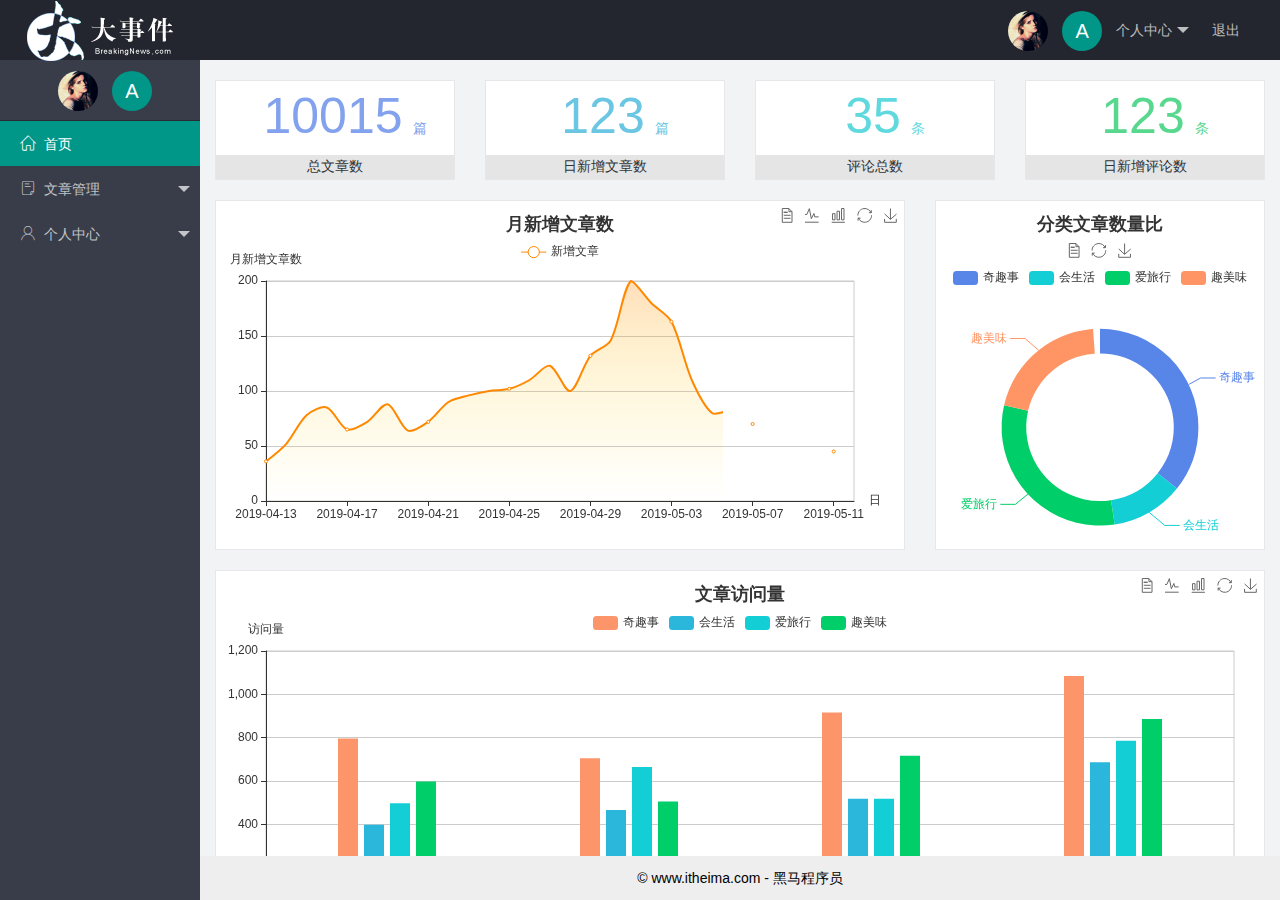
<file: index.html>
<!DOCTYPE html>
<html lang="en">
<head>
    <meta charset="UTF-8">
    <meta name="viewport" content="width=device-width, initial-scale=1.0">
    <title>Document</title>
    <link rel="stylesheet" href="/assets/lib/layui/css/layui.css">
    <link rel="stylesheet" href="/assets/fonts/iconfont.css">
    <link rel="stylesheet" href="/assets/css/index.css">
</head>
<body class="layui-layout-body">
    <div class="layui-layout layui-layout-admin">
      <div class="layui-header">
        <div class="layui-logo">
            <img src="/assets/images/logo.png" alt="">
        </div>
        
        <ul class="layui-nav layui-layout-right">
          <li class="layui-nav-item">
            <a href="javascript:;"class="userinfo" >
              <img src="/assets/images/sample.jpg" class="layui-nav-img">
              <span class="text-avatar">A</span>
              个人中心
            </a>
            <dl class="layui-nav-child">
              <dd><a href="/user/user_info.html" target="fm">基本资料</a></dd>
              <dd><a href="/user/user_avatar.html" target="fm">更换头像</a></dd>
              <dd><a href="/user/user_pwd.html" target="fm">重置密码</a></dd>
            </dl>
          </li>
          <li class="layui-nav-item"><a href="javascript:;" id="btnLogout">退出</a></li>
        </ul>
      </div>
      <div class="layui-side layui-bg-black">
        <div class="layui-side-scroll">
          <div class="userinfo">
            <img src="/assets/images/sample.jpg" class="layui-nav-img">
            <span class="text-avatar">A</span>
          <span id="welcome"></span>
          </div>
          <!-- 左侧导航区域（可配合layui已有的垂直导航） -->
          <ul class="layui-nav layui-nav-tree"  lay-filter="test" lay-shrink="all">
            <li class="layui-nav-item layui-this">
              <a  href="/home/dashboard.html" target="fm"><i class="iconfont icon-home"></i>首页</a>
            
            </li>
            <li class="layui-nav-item">
              <a href="javascript:;"><i class="iconfont icon-16"></i>文章管理</a>
              <dl class="layui-nav-child">
                <dd><a href="/article/article_cate.html" target="fm"><i class="layui-icon layui-icon-app"></i> 文章类别</a></dd>
                <dd><a href="javascript:;"><i class="layui-icon layui-icon-app"></i>文章列表</a></dd>
                <dd><a href="javascript:;"><i class="layui-icon layui-icon-app"></i>发布文章</a></dd>
              </dl>
            </li>
            <li class="layui-nav-item">
                <a href="javascript:;"><i class="iconfont icon-user"></i>个人中心</a>
                <dl class="layui-nav-child">
                  <dd><a href="/user/user_info.html" target="fm"><i class="layui-icon layui-icon-app"></i>基本资料</a></dd>
                  <dd><a href="/user/user_avatar.html" target="fm"><i class="layui-icon layui-icon-app"></i>更换头像</a></dd>
                  <dd><a href="/user/user_pwd.html" target="fm"><i class="layui-icon layui-icon-app"></i>重置密码</a></dd>
                </dl>
              </li>
          </ul>
        </div>
      </div>
      
      <div class="layui-body">
        <!-- 内容主体区域 -->
      <iframe name="fm" src="/home/dashboard.html" frameborder="0"></iframe>
      </div>
      <div class="layui-footer">
        <!-- 底部固定区域 -->
        © www.itheima.com - 黑马程序员
      </div>
    </div>
    <script src="/assets/lib/layui/layui.all.js"></script>
    <script src="/assets/lib/jquery.js"></script>
    <script src="/assets/js/baseAPI.js"></script>
    <script src="/assets/js/index.js"></script>
    </body>
</html>
</file>
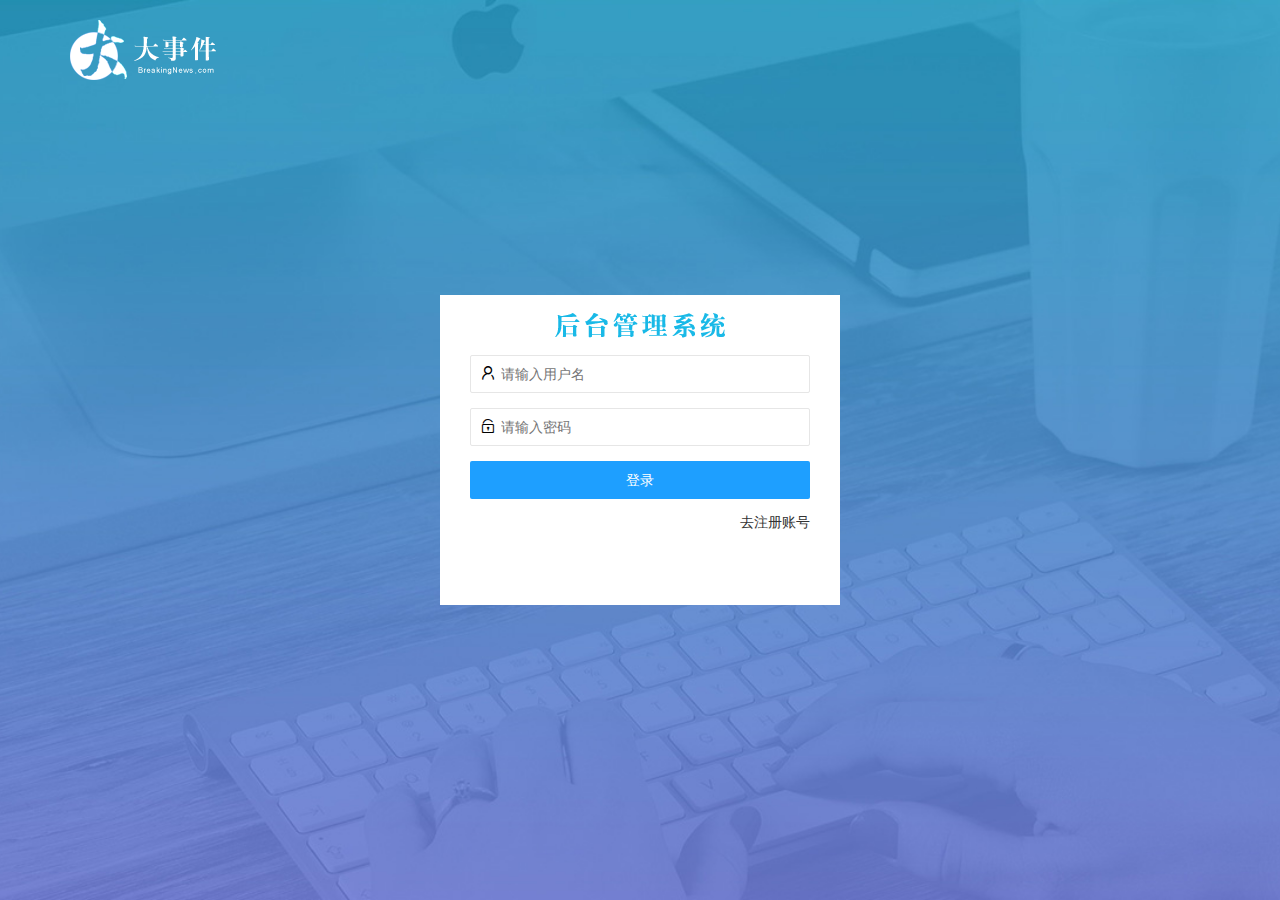
<file: login.html>
<!DOCTYPE html>
<html lang="en">
<head>
    <meta charset="UTF-8">
    <meta name="viewport" content="width=device-width, initial-scale=1.0">
    <meta http-equiv="X-UA-Compatible" content="ie=edge">
    <title>Document</title>
    <link rel="stylesheet" href="/assets/lib/layui/css/layui.css">
    <link rel="stylesheet" href="/assets/css/login.css">
    
</head>
<body>
        <!-- logo区域 -->
        <div class="logo layui-main">
            <img src="/assets/images/logo.png" alt="">
        </div>
        

        <!-- 登录注册区域 -->
        <div class="loginAndreg">
             <div class="title"></div> 
             <!-- 登录区域 -->
             <div class="login">
                 <!-- 登录表单 -->
                <form class="layui-form" id="login-form">
                    <!-- 用户名 -->
                    <div class="layui-form-item">
                        <i class="layui-icon layui-icon-username"></i>  
                        <input type="text" name="username" required  lay-verify="required|username" placeholder="请输入用户名" autocomplete="off" class="layui-input">
                    </div>
                     
                    <!-- 密码 -->
                    <div class="layui-form-item">
                        <i class="layui-icon layui-icon-password"></i>
                        <input type="password" name="password" required  lay-verify="required|pwd" placeholder="请输入密码" autocomplete="off" class="layui-input">
                    </div>

                    <!-- 登录按钮 -->
                    <div class="layui-form-item">
                        <button  class="layui-btn layui-btn-fluid layui-btn-normal btn-login" lay-submit>登录</button>
                    </div>

                     <!-- 注册按钮 -->
                    <div class="layui-form-item">
                        <a href="javascript:;" class="reg-text"> 去注册账号</a>
                    </div>
                    </form>
                   
               
             </div>
             <!-- 注册区域 -->
             <div class="reg">
                 <!-- 注册表单 -->
                <form class="layui-form"  id="reg-form">
                    <div class="layui-form-item">
                        <i class="layui-icon layui-icon-username"></i>
                        <input type="text" name="username" required  lay-verify="required|username" placeholder="请输入用户名" autocomplete="off" class="layui-input"/>
                    </div>
                    <div class="layui-form-item">
                        <i class="layui-icon layui-icon-password"></i>
                        <input type="password" name="password" required  lay-verify="required|pwd" placeholder="请输入密码" autocomplete="off" class="layui-input"/>
                    </div>
                    <div class="layui-form-item">
                        <i class="layui-icon layui-icon-password"></i>
                        <input type="password" name="repassword" required  lay-verify="required|pwd|repwd" placeholder="再次确认密码" autocomplete="off" class="layui-input"/>
                    </div>
                    <div class="layui-form-item">
                        <button  class="layui-btn layui-btn-fluid layui-btn-normal" lay-submit>注册</button>
                    </div>
                    <div class="layui-form-item">
                        <a href="javascript:;" class="login-text"> 去登录</a>
                    </div>
                    </form>
         
            </div>
        </div>
   
        <script src="/assets/lib/jquery.js"></script>
        <script src="/assets/lib/layui/layui.all.js"></script>
        <script src="/assets/js/baseAPI.js"></script>
        <script src="/assets/js/login.js"></script>
</body>
</html>
</file>
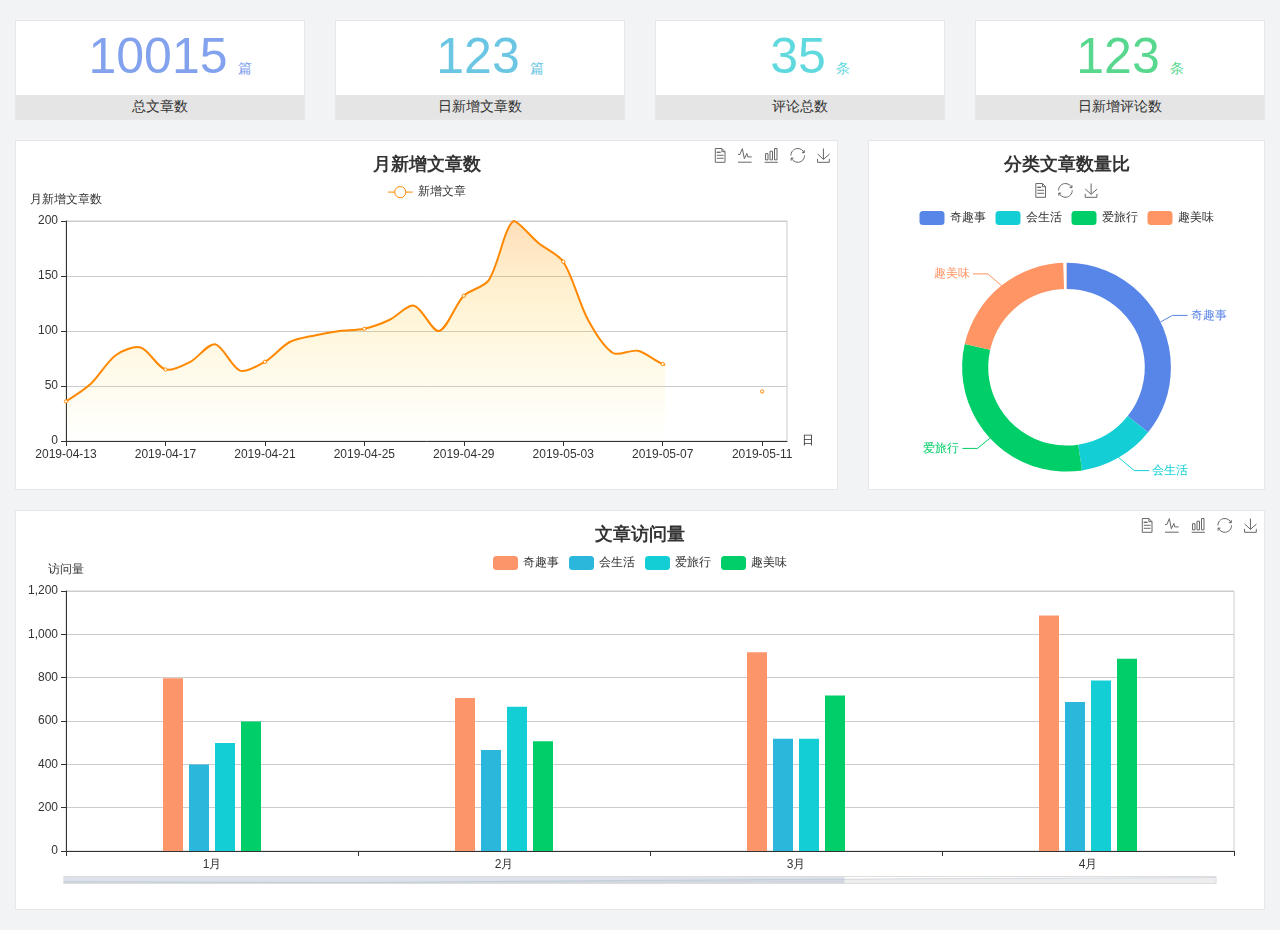
<file: home/dashboard.html>
<!DOCTYPE html>
<html lang="en">

<head>
  <meta charset="UTF-8">
  <meta name="viewport" content="width=device-width, initial-scale=1.0">
  <meta http-equiv="X-UA-Compatible" content="ie=edge">
  <title>图表统计</title>
  <link rel="stylesheet" href="../../assets/lib/bootstrap.css" />
  <link rel="stylesheet" href="../../assets/lib/main.css" />
  <script src="../../assets/lib/jquery.js"></script>
  <script type="text/javascript" src="../../assets/lib/echarts.min.js"></script>
</head>

<body>
  <div class="container-fluid">
    <div class="row spannel_list">
      <div class="col-sm-3 col-xs-6">
        <div class="spannel">
          <em>10015</em><span>篇</span>
          <b>总文章数</b>
        </div>
      </div>
      <div class="col-sm-3 col-xs-6">
        <div class="spannel scolor01">
          <em>123</em><span>篇</span>
          <b>日新增文章数</b>
        </div>
      </div>
      <div class="col-sm-3 col-xs-6">
        <div class="spannel scolor02">
          <em>35</em><span>条</span>
          <b>评论总数</b>
        </div>
      </div>
      <div class="col-sm-3 col-xs-6">
        <div class="spannel scolor03">
          <em>123</em><span>条</span>
          <b>日新增评论数</b>
        </div>
      </div>
    </div>
  </div>

  <div class="container-fluid">
    <div class="row curve-pie">
      <div class="col-lg-8 col-md-8">
        <div class="gragh_pannel" id="curve_show"></div>
      </div>
      <div class="col-lg-4 col-md-4">
        <div class="gragh_pannel" id="pie_show"></div>
      </div>
    </div>
  </div>

  <div class="container-fluid">
    <div class="column_pannel" id="column_show"></div>
  </div>

  <script>
    var oChart = echarts.init(document.getElementById('curve_show'));
    var aList_all = [
      { 'count': 36, 'date': '2019-04-13' },
      { 'count': 52, 'date': '2019-04-14' },
      { 'count': 78, 'date': '2019-04-15' },
      { 'count': 85, 'date': '2019-04-16' },
      { 'count': 65, 'date': '2019-04-17' },
      { 'count': 72, 'date': '2019-04-18' },
      { 'count': 88, 'date': '2019-04-19' },
      { 'count': 64, 'date': '2019-04-20' },
      { 'count': 72, 'date': '2019-04-21' },
      { 'count': 90, 'date': '2019-04-22' },
      { 'count': 96, 'date': '2019-04-23' },
      { 'count': 100, 'date': '2019-04-24' },
      { 'count': 102, 'date': '2019-04-25' },
      { 'count': 110, 'date': '2019-04-26' },
      { 'count': 123, 'date': '2019-04-27' },
      { 'count': 100, 'date': '2019-04-28' },
      { 'count': 132, 'date': '2019-04-29' },
      { 'count': 146, 'date': '2019-04-30' },
      { 'count': 200, 'date': '2019-05-01' },
      { 'count': 180, 'date': '2019-05-02' },
      { 'count': 163, 'date': '2019-05-03' },
      { 'count': 110, 'date': '2019-05-04' },
      { 'count': 80, 'date': '2019-05-05' },
      { 'count': 82, 'date': '2019-05-06' },
      { 'count': 70, 'date': '2019-05-07' },
      { 'count': 65, 'date': '2019-05-08' },
      { 'count': 54, 'date': '2019-05-09' },
      { 'count': 40, 'date': '2019-05-10' },
      { 'count': 45, 'date': '2019-05-11' },
      { 'count': 38, 'date': '2019-05-12' },
    ];

    let aCount = [];
    let aDate = [];

    for (var i = 0; i < aList_all.length; i++) {
      aCount.push(aList_all[i].count);
      aDate.push(aList_all[i].date);
    }

    var chartopt = {
      title: {
        text: '月新增文章数',
        left: 'center',
        top: '10'
      },
      tooltip: {
        trigger: 'axis'
      },
      legend: {
        data: ['新增文章'],
        top: '40'
      },
      toolbox: {
        show: true,
        feature: {
          mark: { show: true },
          dataView: { show: true, readOnly: false },
          magicType: { show: true, type: ['line', 'bar'] },
          restore: { show: true },
          saveAsImage: { show: true }
        }
      },
      calculable: true,
      xAxis: [
        {
          name: '日',
          type: 'category',
          boundaryGap: false,
          data: aDate
        }
      ],
      yAxis: [
        {
          name: '月新增文章数',
          type: 'value'
        }
      ],
      series: [
        {
          name: '新增文章',
          type: 'line',
          smooth: true,
          itemStyle: { normal: { areaStyle: { type: 'default' }, color: '#f80' }, lineStyle: { color: '#f80' } },
          data: aCount
        }],
      areaStyle: {
        normal: {
          color: new echarts.graphic.LinearGradient(0, 0, 0, 1, [{
            offset: 0,
            color: 'rgba(255,136,0,0.39)'
          }, {
            offset: .34,
            color: 'rgba(255,180,0,0.25)'
          }, {
            offset: 1,
            color: 'rgba(255,222,0,0.00)'
          }])

        }
      },
      grid: {
        show: true,
        x: 50,
        x2: 50,
        y: 80,
        height: 220
      }
    };

    oChart.setOption(chartopt);


    var oPie = echarts.init(document.getElementById('pie_show'));
    var oPieopt =
    {
      title: {
        top: 10,
        text: '分类文章数量比',
        x: 'center'
      },
      tooltip: {
        trigger: 'item',
        formatter: "{a} <br/>{b} : {c} ({d}%)"
      },
      color: ['#5885e8', '#13cfd5', '#00ce68', '#ff9565'],
      legend: {
        x: 'center',
        top: 65,
        data: ['奇趣事', '会生活', '爱旅行', '趣美味']
      },
      toolbox: {
        show: true,
        x: 'center',
        top: 35,
        feature: {
          mark: { show: true },
          dataView: { show: true, readOnly: false },
          magicType: {
            show: true,
            type: ['pie', 'funnel'],
            option: {
              funnel: {
                x: '25%',
                width: '50%',
                funnelAlign: 'left',
                max: 1548
              }
            }
          },
          restore: { show: true },
          saveAsImage: { show: true }
        }
      },
      calculable: true,
      series: [
        {
          name: '访问来源',
          type: 'pie',
          radius: ['45%', '60%'],
          center: ['50%', '65%'],
          data: [
            { value: 300, name: '奇趣事' },
            { value: 100, name: '会生活' },
            { value: 260, name: '爱旅行' },
            { value: 180, name: '趣美味' }
          ]
        }
      ]
    };
    oPie.setOption(oPieopt);



    var oColumn = this.echarts.init(document.getElementById('column_show'));
    var oColumnopt =
    {
      title: {
        text: '文章访问量',
        left: 'center',
        top: '10'
      },
      tooltip: {
        trigger: 'axis'
      },
      legend: {
        data: ['奇趣事', '会生活', '爱旅行', '趣美味'],
        top: '40'
      },
      toolbox: {
        show: true,
        feature: {
          mark: { show: true },
          dataView: { show: true, readOnly: false },
          magicType: { show: true, type: ['line', 'bar'] },
          restore: { show: true },
          saveAsImage: { show: true }
        }
      },
      calculable: true,
      xAxis: [
        {
          type: 'category',
          data: ['1月', '2月', '3月', '4月', '5月']
        }
      ],
      yAxis: [
        {
          name: '访问量',
          type: 'value'
        }
      ],
      series: [
        {
          name: '奇趣事',
          type: 'bar',
          barWidth: 20,
          itemStyle: {
            normal: { areaStyle: { type: 'default' }, color: '#fd956a' }
          },
          data: [800, 708, 920, 1090, 1200]
        },
        {
          name: '会生活',
          type: 'bar',
          barWidth: 20,
          itemStyle: {
            normal: { areaStyle: { type: 'default' }, color: '#2bb6db' }
          },
          data: [400, 468, 520, 690, 800]
        },
        {
          name: '爱旅行',
          type: 'bar',
          barWidth: 20,
          itemStyle: {
            normal: { areaStyle: { type: 'default' }, color: '#13cfd5' }
          },
          data: [500, 668, 520, 790, 900]
        },
        {
          name: '趣美味',
          type: 'bar',
          barWidth: 20,
          itemStyle: {
            normal: { areaStyle: { type: 'default' }, color: '#00ce68' }
          },
          data: [600, 508, 720, 890, 1000]
        }
      ],
      grid: {
        show: true,
        x: 50,
        x2: 30,
        y: 80,
        height: 260
      },
      dataZoom: [//给x轴设置滚动条
        {
          start: 0,//默认为0
          end: 100 - 1000 / 31,//默认为100
          type: 'slider',
          show: true,
          xAxisIndex: [0],
          handleSize: 0,//滑动条的 左右2个滑动条的大小
          height: 8,//组件高度
          left: 45, //左边的距离
          right: 50,//右边的距离
          bottom: 26,//右边的距离
          handleColor: '#ddd',//h滑动图标的颜色
          handleStyle: {
            borderColor: "#cacaca",
            borderWidth: "1",
            shadowBlur: 2,
            background: "#ddd",
            shadowColor: "#ddd",
          }
        }]
    };
    oColumn.setOption(oColumnopt);
  </script>
</body>

</html>
</file>
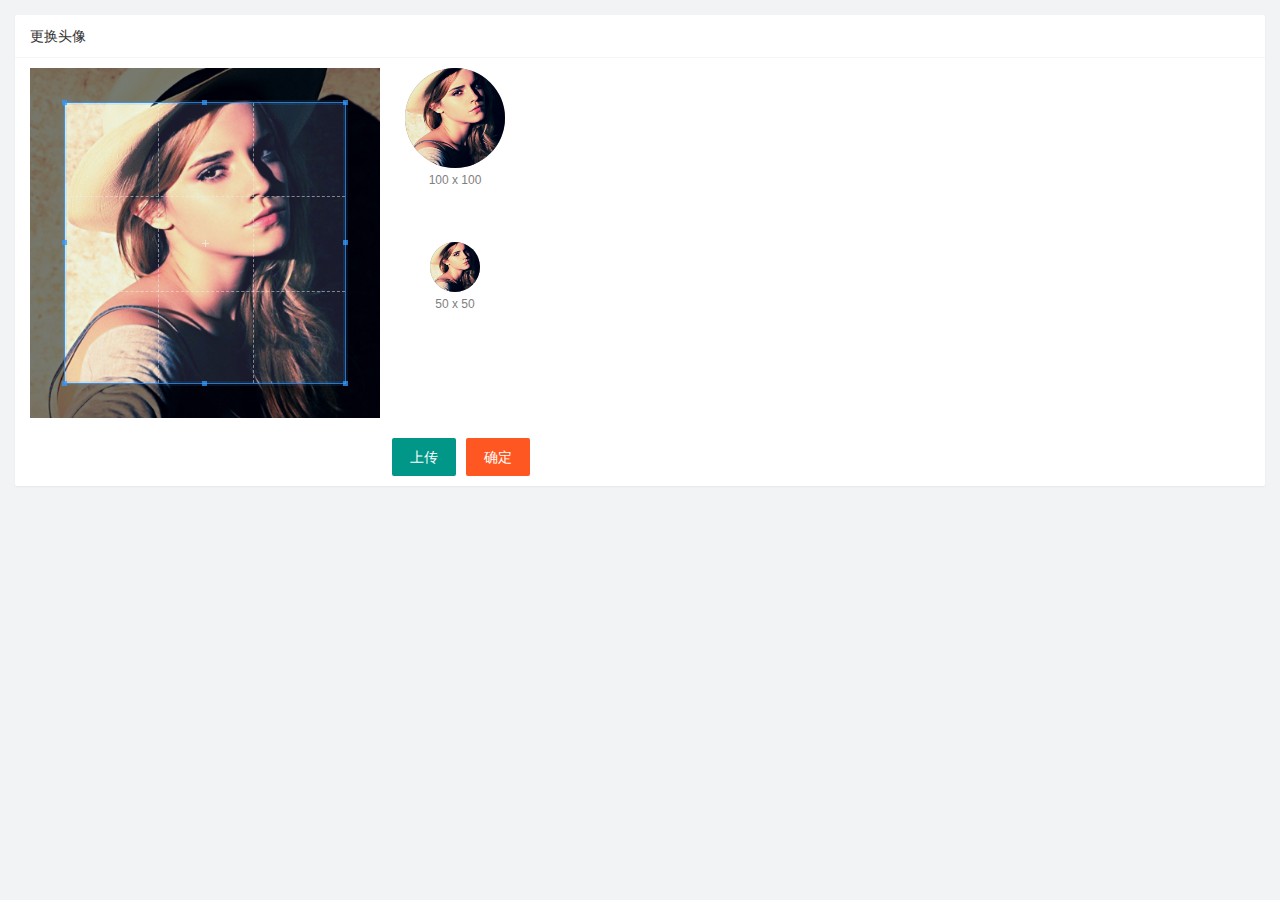
<file: user/user_avatar.html>
<!DOCTYPE html>
<html lang="en">
<head>
    <meta charset="UTF-8">
    <meta name="viewport" content="width=device-width, initial-scale=1.0">
    <meta http-equiv="X-UA-Compatible" content="ie=edge">
    <title>Document</title>
    <link rel="stylesheet" href="/assets/lib/cropper/cropper.css" />
    <link rel="stylesheet" href="/assets/lib/layui/css/layui.css">
    <link rel="stylesheet" href="/assets/css/user/user_avatar.css">
</head>
<body>
    <div class="layui-card">
        <div class="layui-card-header">更换头像</div>
        <div class="layui-card-body">
          <!-- 第一行的图片裁剪和预览区域 -->
      <div class="row1">
     <!-- 图片裁剪区域 -->
      <div class="cropper-box">
      <!-- 这个 img 标签很重要，将来会把它初始化为裁剪区域 -->
      <img id="image" src="/assets/images/sample.jpg" />
    </div>
    <!-- 图片的预览区域 -->
    <div class="preview-box">
      <div>
        <!-- 宽高为 100px 的预览区域 -->
        <div class="img-preview w100"></div>
        <p class="size">100 x 100</p>
      </div>
      <div>
        <!-- 宽高为 50px 的预览区域 -->
        <div class="img-preview w50"></div>
        <p class="size">50 x 50</p>
      </div>
    </div>
  </div>

  <!-- 第二行的按钮区域 -->
  <div class="row2">
    <!-- 上传文件框 -->
    <input type="file"id="file" accept="image/png,image/jpeg">
    <button type="button" class="layui-btn" id="btnChoose">上传</button>
    <button type="button" class="layui-btn layui-btn-danger" id="btnSure">确定</button>
  </div>
        </div>
      </div>
      <script src="/assets/lib/layui/layui.all.js"></script>
      <script src="/assets/lib/jquery.js"></script>
    <script src="/assets/lib/cropper/Cropper.js"></script>
    <script src="/assets/lib/cropper/jquery-cropper.js"></script>
    <script src="/assets/js/baseAPI.js"></script>
    <script src="/assets/js/user/user_avata.js"></script>
</body>
</html>
</file>
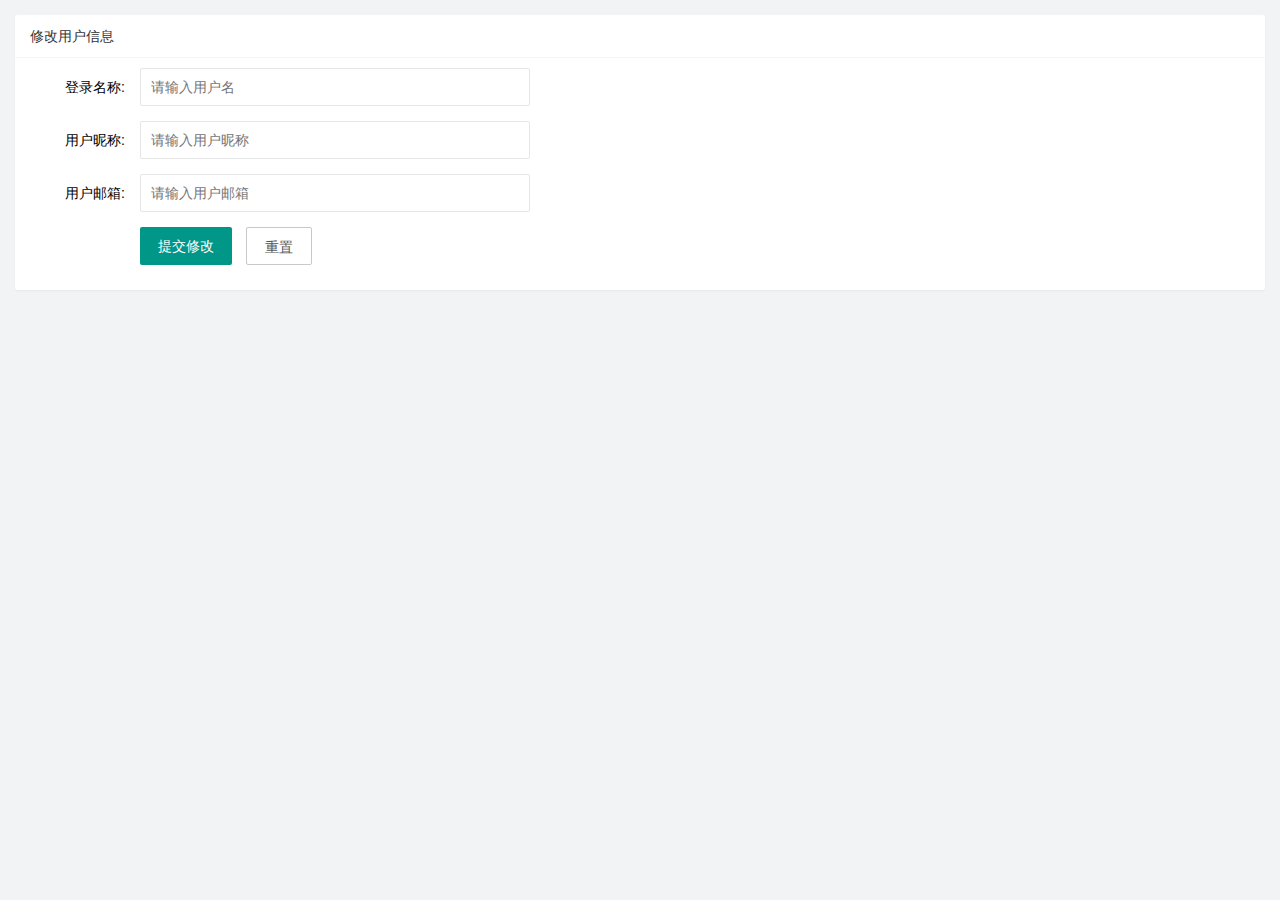
<file: user/user_info.html>
<!DOCTYPE html>
<html lang="en">
<head>
    <meta charset="UTF-8">
    <meta name="viewport" content="width=device-width, initial-scale=1.0">
    <title>Document</title>
    <link rel="stylesheet" href="/assets/lib/layui/css/layui.css">
    <link rel="stylesheet" href="/assets/css/user/user_info.css">
</head>
<body>
    <div class="layui-card">
        <div class="layui-card-header">修改用户信息</div>
        <div class="layui-card-body">
        <form class="layui-form" lay-filter="formUserInfo">
            <!-- 这是隐藏域 -->
            <input type="hidden" name="id" value="" />
            <div class="layui-form-item">
              <label class="layui-form-label">登录名称:</label>
              <div class="layui-input-block">
                <input type="text" name="username" required  readonly lay-verify="required" placeholder="请输入用户名" autocomplete="off" class="layui-input">
              </div>
            </div>
            <div class="layui-form-item">
                <label class="layui-form-label">用户昵称:</label>
                <div class="layui-input-block">
                  <input type="text" name="nickname" required  lay-verify="required |nickname" placeholder="请输入用户昵称" autocomplete="off" class="layui-input">
                </div>
              </div>
              <div class="layui-form-item">
                <label class="layui-form-label">用户邮箱:</label>
                <div class="layui-input-block">
                  <input type="email" name="email" required  lay-verify="required |email" placeholder="请输入用户邮箱" autocomplete="off" class="layui-input">
                </div>
              </div>
              <div class="layui-form-item">
                <div class="layui-input-block">
                  <button class="layui-btn" lay-submit lay-filter="formDemo">提交修改</button>
                  <button type="reset" class="layui-btn layui-btn-primary" id="btnReset">重置</button>
                </div>
              </div>
            </form>
          </div>
        </div>
      </div> 
      <script src="/assets/lib/layui/layui.all.js"></script>
      <script src="/assets/lib/jquery.js"></script>
      <script src="/assets/js/baseAPI.js"></script>
      <script src="/assets/js/user/user_info.js"></script>
</body>
</html>
</file>
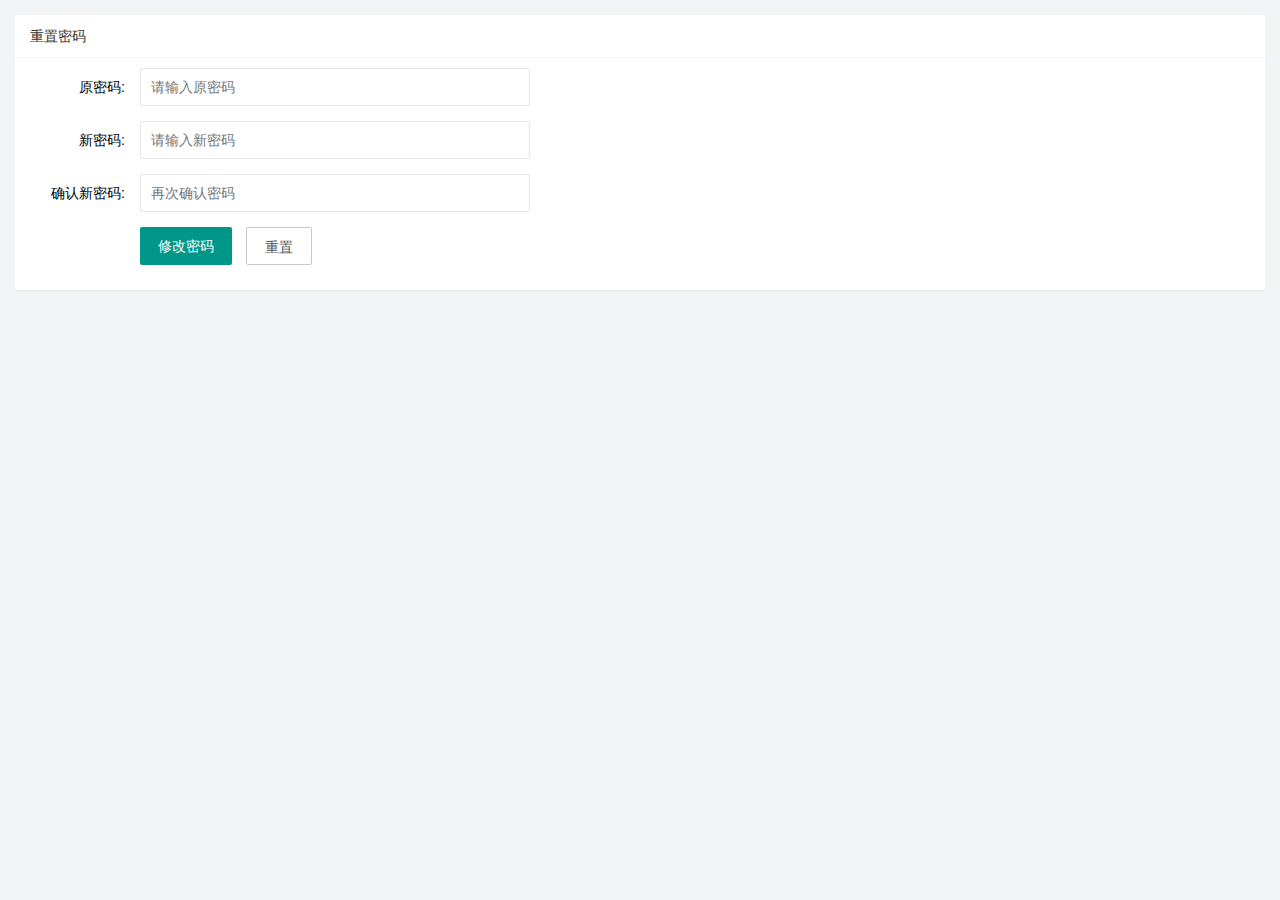
<file: user/user_pwd.html>
<!DOCTYPE html>
<html lang="en">
<head>
    <meta charset="UTF-8">
    <meta name="viewport" content="width=device-width, initial-scale=1.0">
    <meta http-equiv="X-UA-Compatible" content="ie=edge">
    <title>Document</title>
    <link rel="stylesheet" href="/assets/lib/layui/css/layui.css">
    <link rel="stylesheet" href="/assets/css/user/user_pwd.css">
</head>
<body>
    <div class="layui-card">
        <div class="layui-card-header">重置密码</div>
        <div class="layui-card-body">
            <form class="layui-form" >
            <div class="layui-form-item">
                <label class="layui-form-label">原密码:</label>
                <div class="layui-input-block">
                  <input type="password" name="oldPwd" required  lay-verify="required |pwd" placeholder="请输入原密码" autocomplete="off" class="layui-input">
                </div>
              </div>
              <div class="layui-form-item">
                <label class="layui-form-label">新密码:</label>
                <div class="layui-input-block">
                  <input type="password" name="newPwd" required  lay-verify="required|pwd|samepwd" placeholder="请输入新密码" autocomplete="off" class="layui-input">
                </div>
              </div>
              <div class="layui-form-item">
                <label class="layui-form-label">确认新密码:</label>
                <div class="layui-input-block">
                  <input type="password" name="rePwd" required  lay-verify="required|pwd|repwd" placeholder="再次确认密码" autocomplete="off" class="layui-input">
                </div>
            </div>
                <div class="layui-form-item">
                    <div class="layui-input-block">
                      <button class="layui-btn" lay-submit lay-filter="formDemo">修改密码</button>
                      <button type="reset" class="layui-btn layui-btn-primary">重置</button>
                    </div>
                  </div>
              </div>
            </form>
        </div>
      </div>
      <script src="/assets/lib/layui/layui.all.js"></script>
      <script src="/assets/lib/jquery.js"></script>
      <script src="/assets/js/baseAPI.js"></script>
      <script src="/assets/js/user/user_pwd.js"></script>
</body>
</html>
</file>
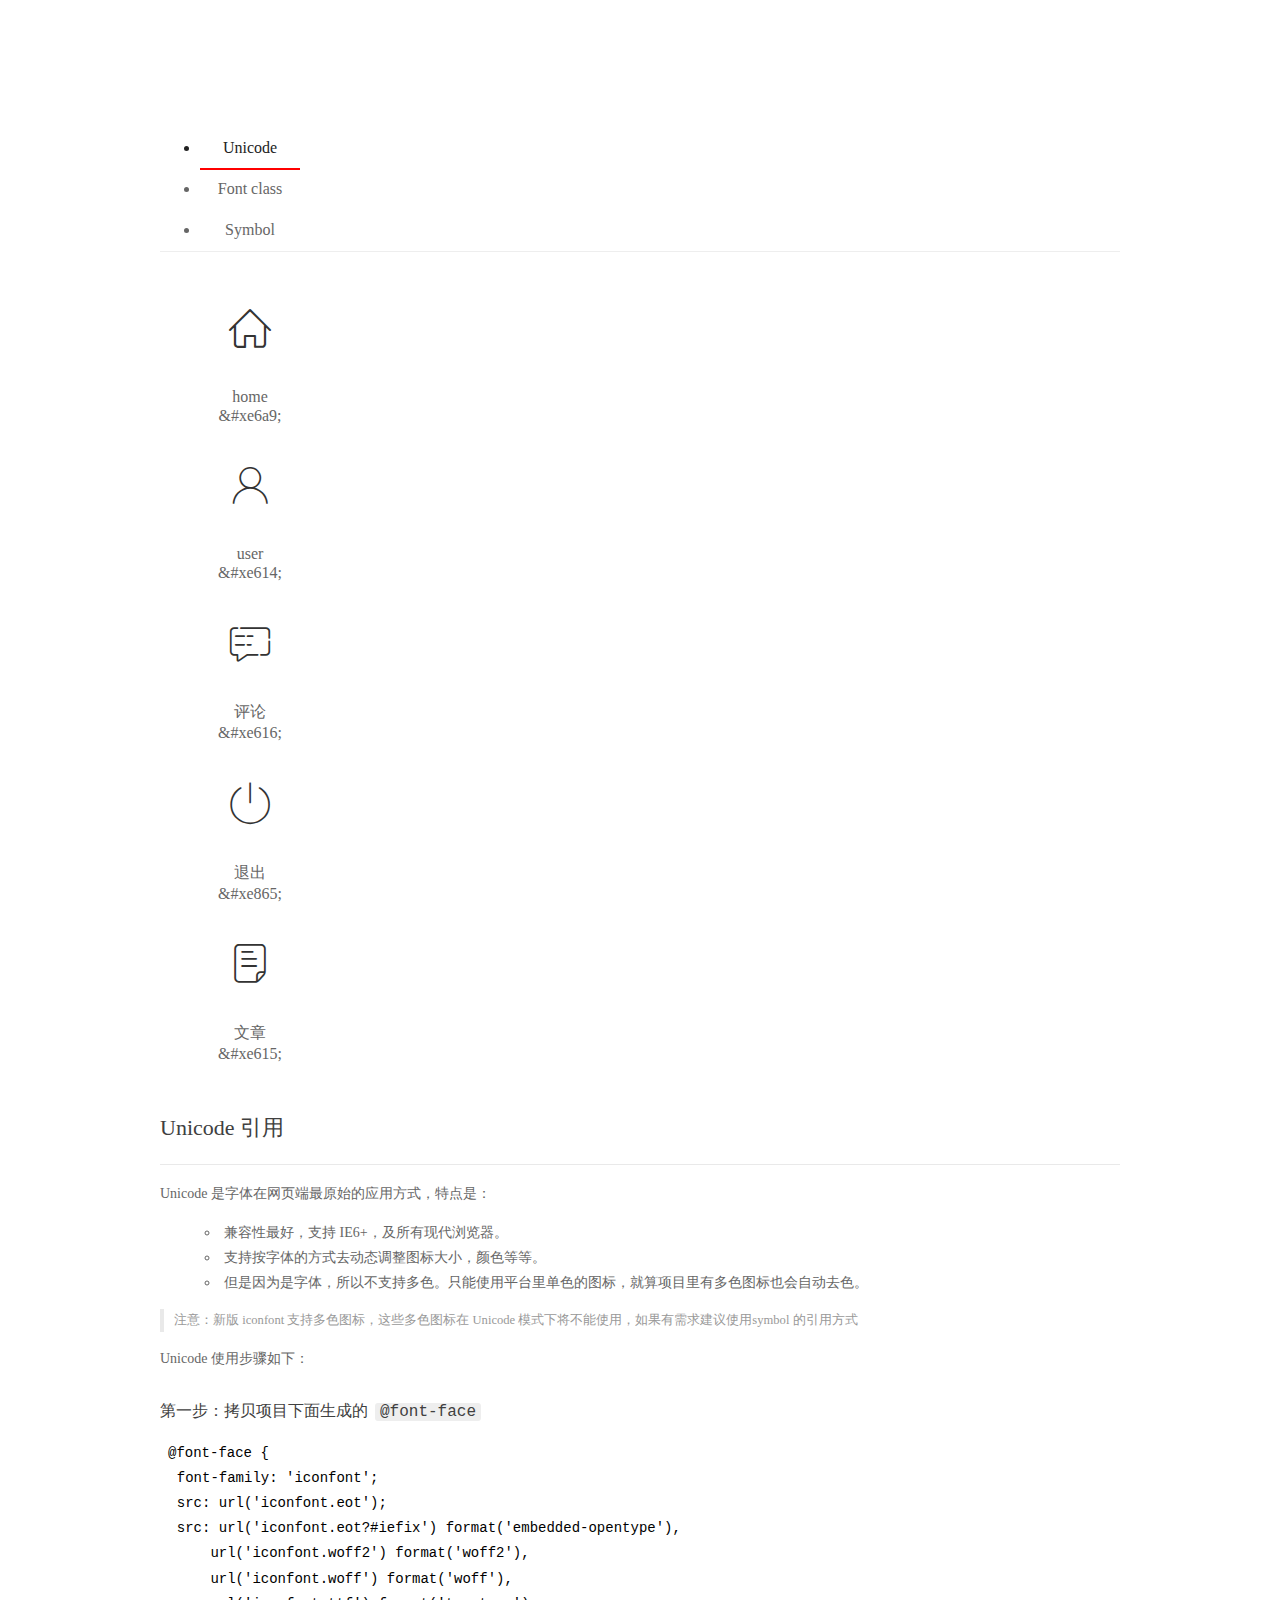
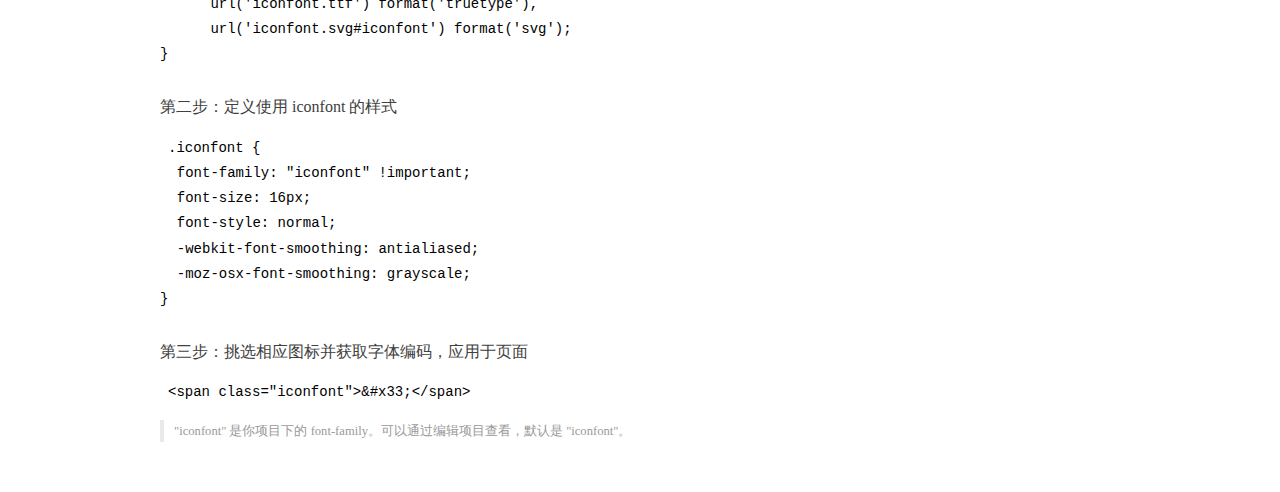
<file: assets/fonts/demo_index.html>
<!DOCTYPE html>
<html>
<head>
  <meta charset="utf-8"/>
  <title>IconFont Demo</title>
  <link rel="shortcut icon" href="https://gtms04.alicdn.com/tps/i4/TB1_oz6GVXXXXaFXpXXJDFnIXXX-64-64.ico" type="image/x-icon"/>
  <link rel="stylesheet" href="https://g.alicdn.com/thx/cube/1.3.2/cube.min.css">
  <link rel="stylesheet" href="demo.css">
  <link rel="stylesheet" href="iconfont.css">
  <script src="iconfont.js"></script>
  <!-- jQuery -->
  <script src="https://a1.alicdn.com/oss/uploads/2018/12/26/7bfddb60-08e8-11e9-9b04-53e73bb6408b.js"></script>
  <!-- 代码高亮 -->
  <script src="https://a1.alicdn.com/oss/uploads/2018/12/26/a3f714d0-08e6-11e9-8a15-ebf944d7534c.js"></script>
</head>
<body>
  <div class="main">
    <h1 class="logo"><a href="https://www.iconfont.cn/" title="iconfont 首页" target="_blank">&#xe86b;</a></h1>
    <div class="nav-tabs">
      <ul id="tabs" class="dib-box">
        <li class="dib active"><span>Unicode</span></li>
        <li class="dib"><span>Font class</span></li>
        <li class="dib"><span>Symbol</span></li>
      </ul>
      
    </div>
    <div class="tab-container">
      <div class="content unicode" style="display: block;">
          <ul class="icon_lists dib-box">
          
            <li class="dib">
              <span class="icon iconfont">&#xe6a9;</span>
                <div class="name">home</div>
                <div class="code-name">&amp;#xe6a9;</div>
              </li>
          
            <li class="dib">
              <span class="icon iconfont">&#xe614;</span>
                <div class="name">user</div>
                <div class="code-name">&amp;#xe614;</div>
              </li>
          
            <li class="dib">
              <span class="icon iconfont">&#xe616;</span>
                <div class="name">评论</div>
                <div class="code-name">&amp;#xe616;</div>
              </li>
          
            <li class="dib">
              <span class="icon iconfont">&#xe865;</span>
                <div class="name">退出</div>
                <div class="code-name">&amp;#xe865;</div>
              </li>
          
            <li class="dib">
              <span class="icon iconfont">&#xe615;</span>
                <div class="name">文章</div>
                <div class="code-name">&amp;#xe615;</div>
              </li>
          
          </ul>
          <div class="article markdown">
          <h2 id="unicode-">Unicode 引用</h2>
          <hr>

          <p>Unicode 是字体在网页端最原始的应用方式，特点是：</p>
          <ul>
            <li>兼容性最好，支持 IE6+，及所有现代浏览器。</li>
            <li>支持按字体的方式去动态调整图标大小，颜色等等。</li>
            <li>但是因为是字体，所以不支持多色。只能使用平台里单色的图标，就算项目里有多色图标也会自动去色。</li>
          </ul>
          <blockquote>
            <p>注意：新版 iconfont 支持多色图标，这些多色图标在 Unicode 模式下将不能使用，如果有需求建议使用symbol 的引用方式</p>
          </blockquote>
          <p>Unicode 使用步骤如下：</p>
          <h3 id="-font-face">第一步：拷贝项目下面生成的 <code>@font-face</code></h3>
<pre><code class="language-css"
>@font-face {
  font-family: 'iconfont';
  src: url('iconfont.eot');
  src: url('iconfont.eot?#iefix') format('embedded-opentype'),
      url('iconfont.woff2') format('woff2'),
      url('iconfont.woff') format('woff'),
      url('iconfont.ttf') format('truetype'),
      url('iconfont.svg#iconfont') format('svg');
}
</code></pre>
          <h3 id="-iconfont-">第二步：定义使用 iconfont 的样式</h3>
<pre><code class="language-css"
>.iconfont {
  font-family: "iconfont" !important;
  font-size: 16px;
  font-style: normal;
  -webkit-font-smoothing: antialiased;
  -moz-osx-font-smoothing: grayscale;
}
</code></pre>
          <h3 id="-">第三步：挑选相应图标并获取字体编码，应用于页面</h3>
<pre>
<code class="language-html"
>&lt;span class="iconfont"&gt;&amp;#x33;&lt;/span&gt;
</code></pre>
          <blockquote>
            <p>"iconfont" 是你项目下的 font-family。可以通过编辑项目查看，默认是 "iconfont"。</p>
          </blockquote>
          </div>
      </div>
      <div class="content font-class">
        <ul class="icon_lists dib-box">
          
          <li class="dib">
            <span class="icon iconfont icon-home"></span>
            <div class="name">
              home
            </div>
            <div class="code-name">.icon-home
            </div>
          </li>
          
          <li class="dib">
            <span class="icon iconfont icon-user"></span>
            <div class="name">
              user
            </div>
            <div class="code-name">.icon-user
            </div>
          </li>
          
          <li class="dib">
            <span class="icon iconfont icon-pinglun"></span>
            <div class="name">
              评论
            </div>
            <div class="code-name">.icon-pinglun
            </div>
          </li>
          
          <li class="dib">
            <span class="icon iconfont icon-tuichu"></span>
            <div class="name">
              退出
            </div>
            <div class="code-name">.icon-tuichu
            </div>
          </li>
          
          <li class="dib">
            <span class="icon iconfont icon-16"></span>
            <div class="name">
              文章
            </div>
            <div class="code-name">.icon-16
            </div>
          </li>
          
        </ul>
        <div class="article markdown">
        <h2 id="font-class-">font-class 引用</h2>
        <hr>

        <p>font-class 是 Unicode 使用方式的一种变种，主要是解决 Unicode 书写不直观，语意不明确的问题。</p>
        <p>与 Unicode 使用方式相比，具有如下特点：</p>
        <ul>
          <li>兼容性良好，支持 IE8+，及所有现代浏览器。</li>
          <li>相比于 Unicode 语意明确，书写更直观。可以很容易分辨这个 icon 是什么。</li>
          <li>因为使用 class 来定义图标，所以当要替换图标时，只需要修改 class 里面的 Unicode 引用。</li>
          <li>不过因为本质上还是使用的字体，所以多色图标还是不支持的。</li>
        </ul>
        <p>使用步骤如下：</p>
        <h3 id="-fontclass-">第一步：引入项目下面生成的 fontclass 代码：</h3>
<pre><code class="language-html">&lt;link rel="stylesheet" href="./iconfont.css"&gt;
</code></pre>
        <h3 id="-">第二步：挑选相应图标并获取类名，应用于页面：</h3>
<pre><code class="language-html">&lt;span class="iconfont icon-xxx"&gt;&lt;/span&gt;
</code></pre>
        <blockquote>
          <p>"
            iconfont" 是你项目下的 font-family。可以通过编辑项目查看，默认是 "iconfont"。</p>
        </blockquote>
      </div>
      </div>
      <div class="content symbol">
          <ul class="icon_lists dib-box">
          
            <li class="dib">
                <svg class="icon svg-icon" aria-hidden="true">
                  <use xlink:href="#icon-home"></use>
                </svg>
                <div class="name">home</div>
                <div class="code-name">#icon-home</div>
            </li>
          
            <li class="dib">
                <svg class="icon svg-icon" aria-hidden="true">
                  <use xlink:href="#icon-user"></use>
                </svg>
                <div class="name">user</div>
                <div class="code-name">#icon-user</div>
            </li>
          
            <li class="dib">
                <svg class="icon svg-icon" aria-hidden="true">
                  <use xlink:href="#icon-pinglun"></use>
                </svg>
                <div class="name">评论</div>
                <div class="code-name">#icon-pinglun</div>
            </li>
          
            <li class="dib">
                <svg class="icon svg-icon" aria-hidden="true">
                  <use xlink:href="#icon-tuichu"></use>
                </svg>
                <div class="name">退出</div>
                <div class="code-name">#icon-tuichu</div>
            </li>
          
            <li class="dib">
                <svg class="icon svg-icon" aria-hidden="true">
                  <use xlink:href="#icon-16"></use>
                </svg>
                <div class="name">文章</div>
                <div class="code-name">#icon-16</div>
            </li>
          
          </ul>
          <div class="article markdown">
          <h2 id="symbol-">Symbol 引用</h2>
          <hr>

          <p>这是一种全新的使用方式，应该说这才是未来的主流，也是平台目前推荐的用法。相关介绍可以参考这篇<a href="">文章</a>
            这种用法其实是做了一个 SVG 的集合，与另外两种相比具有如下特点：</p>
          <ul>
            <li>支持多色图标了，不再受单色限制。</li>
            <li>通过一些技巧，支持像字体那样，通过 <code>font-size</code>, <code>color</code> 来调整样式。</li>
            <li>兼容性较差，支持 IE9+，及现代浏览器。</li>
            <li>浏览器渲染 SVG 的性能一般，还不如 png。</li>
          </ul>
          <p>使用步骤如下：</p>
          <h3 id="-symbol-">第一步：引入项目下面生成的 symbol 代码：</h3>
<pre><code class="language-html">&lt;script src="./iconfont.js"&gt;&lt;/script&gt;
</code></pre>
          <h3 id="-css-">第二步：加入通用 CSS 代码（引入一次就行）：</h3>
<pre><code class="language-html">&lt;style&gt;
.icon {
  width: 1em;
  height: 1em;
  vertical-align: -0.15em;
  fill: currentColor;
  overflow: hidden;
}
&lt;/style&gt;
</code></pre>
          <h3 id="-">第三步：挑选相应图标并获取类名，应用于页面：</h3>
<pre><code class="language-html">&lt;svg class="icon" aria-hidden="true"&gt;
  &lt;use xlink:href="#icon-xxx"&gt;&lt;/use&gt;
&lt;/svg&gt;
</code></pre>
          </div>
      </div>

    </div>
  </div>
  <script>
  $(document).ready(function () {
      $('.tab-container .content:first').show()

      $('#tabs li').click(function (e) {
        var tabContent = $('.tab-container .content')
        var index = $(this).index()

        if ($(this).hasClass('active')) {
          return
        } else {
          $('#tabs li').removeClass('active')
          $(this).addClass('active')

          tabContent.hide().eq(index).fadeIn()
        }
      })
    })
  </script>
</body>
</html>
</file>
<file: assets/lib/layui/css/layui.css>
/** layui-v2.5.5 MIT License By https://www.layui.com */
 .layui-inline,img{display:inline-block;vertical-align:middle}h1,h2,h3,h4,h5,h6{font-weight:400}.layui-edge,.layui-header,.layui-inline,.layui-main{position:relative}.layui-body,.layui-edge,.layui-elip{overflow:hidden}.layui-btn,.layui-edge,.layui-inline,img{vertical-align:middle}.layui-btn,.layui-disabled,.layui-icon,.layui-unselect{-moz-user-select:none;-webkit-user-select:none;-ms-user-select:none}.layui-elip,.layui-form-checkbox span,.layui-form-pane .layui-form-label{text-overflow:ellipsis;white-space:nowrap}.layui-breadcrumb,.layui-tree-btnGroup{visibility:hidden}blockquote,body,button,dd,div,dl,dt,form,h1,h2,h3,h4,h5,h6,input,li,ol,p,pre,td,textarea,th,ul{margin:0;padding:0;-webkit-tap-highlight-color:rgba(0,0,0,0)}a:active,a:hover{outline:0}img{border:none}li{list-style:none}table{border-collapse:collapse;border-spacing:0}h4,h5,h6{font-size:100%}button,input,optgroup,option,select,textarea{font-family:inherit;font-size:inherit;font-style:inherit;font-weight:inherit;outline:0}pre{white-space:pre-wrap;white-space:-moz-pre-wrap;white-space:-pre-wrap;white-space:-o-pre-wrap;word-wrap:break-word}body{line-height:24px;font:14px Helvetica Neue,Helvetica,PingFang SC,Tahoma,Arial,sans-serif}hr{height:1px;margin:10px 0;border:0;clear:both}a{color:#333;text-decoration:none}a:hover{color:#777}a cite{font-style:normal;*cursor:pointer}.layui-border-box,.layui-border-box *{box-sizing:border-box}.layui-box,.layui-box *{box-sizing:content-box}.layui-clear{clear:both;*zoom:1}.layui-clear:after{content:'\20';clear:both;*zoom:1;display:block;height:0}.layui-inline{*display:inline;*zoom:1}.layui-edge{display:inline-block;width:0;height:0;border-width:6px;border-style:dashed;border-color:transparent}.layui-edge-top{top:-4px;border-bottom-color:#999;border-bottom-style:solid}.layui-edge-right{border-left-color:#999;border-left-style:solid}.layui-edge-bottom{top:2px;border-top-color:#999;border-top-style:solid}.layui-edge-left{border-right-color:#999;border-right-style:solid}.layui-disabled,.layui-disabled:hover{color:#d2d2d2!important;cursor:not-allowed!important}.layui-circle{border-radius:100%}.layui-show{display:block!important}.layui-hide{display:none!important}@font-face{font-family:layui-icon;src:url(../font/iconfont.eot?v=250);src:url(../font/iconfont.eot?v=250#iefix) format('embedded-opentype'),url(../font/iconfont.woff2?v=250) format('woff2'),url(../font/iconfont.woff?v=250) format('woff'),url(../font/iconfont.ttf?v=250) format('truetype'),url(../font/iconfont.svg?v=250#layui-icon) format('svg')}.layui-icon{font-family:layui-icon!important;font-size:16px;font-style:normal;-webkit-font-smoothing:antialiased;-moz-osx-font-smoothing:grayscale}.layui-icon-reply-fill:before{content:"\e611"}.layui-icon-set-fill:before{content:"\e614"}.layui-icon-menu-fill:before{content:"\e60f"}.layui-icon-search:before{content:"\e615"}.layui-icon-share:before{content:"\e641"}.layui-icon-set-sm:before{content:"\e620"}.layui-icon-engine:before{content:"\e628"}.layui-icon-close:before{content:"\1006"}.layui-icon-close-fill:before{content:"\1007"}.layui-icon-chart-screen:before{content:"\e629"}.layui-icon-star:before{content:"\e600"}.layui-icon-circle-dot:before{content:"\e617"}.layui-icon-chat:before{content:"\e606"}.layui-icon-release:before{content:"\e609"}.layui-icon-list:before{content:"\e60a"}.layui-icon-chart:before{content:"\e62c"}.layui-icon-ok-circle:before{content:"\1005"}.layui-icon-layim-theme:before{content:"\e61b"}.layui-icon-table:before{content:"\e62d"}.layui-icon-right:before{content:"\e602"}.layui-icon-left:before{content:"\e603"}.layui-icon-cart-simple:before{content:"\e698"}.layui-icon-face-cry:before{content:"\e69c"}.layui-icon-face-smile:before{content:"\e6af"}.layui-icon-survey:before{content:"\e6b2"}.layui-icon-tree:before{content:"\e62e"}.layui-icon-upload-circle:before{content:"\e62f"}.layui-icon-add-circle:before{content:"\e61f"}.layui-icon-download-circle:before{content:"\e601"}.layui-icon-templeate-1:before{content:"\e630"}.layui-icon-util:before{content:"\e631"}.layui-icon-face-surprised:before{content:"\e664"}.layui-icon-edit:before{content:"\e642"}.layui-icon-speaker:before{content:"\e645"}.layui-icon-down:before{content:"\e61a"}.layui-icon-file:before{content:"\e621"}.layui-icon-layouts:before{content:"\e632"}.layui-icon-rate-half:before{content:"\e6c9"}.layui-icon-add-circle-fine:before{content:"\e608"}.layui-icon-prev-circle:before{content:"\e633"}.layui-icon-read:before{content:"\e705"}.layui-icon-404:before{content:"\e61c"}.layui-icon-carousel:before{content:"\e634"}.layui-icon-help:before{content:"\e607"}.layui-icon-code-circle:before{content:"\e635"}.layui-icon-water:before{content:"\e636"}.layui-icon-username:before{content:"\e66f"}.layui-icon-find-fill:before{content:"\e670"}.layui-icon-about:before{content:"\e60b"}.layui-icon-location:before{content:"\e715"}.layui-icon-up:before{content:"\e619"}.layui-icon-pause:before{content:"\e651"}.layui-icon-date:before{content:"\e637"}.layui-icon-layim-uploadfile:before{content:"\e61d"}.layui-icon-delete:before{content:"\e640"}.layui-icon-play:before{content:"\e652"}.layui-icon-top:before{content:"\e604"}.layui-icon-friends:before{content:"\e612"}.layui-icon-refresh-3:before{content:"\e9aa"}.layui-icon-ok:before{content:"\e605"}.layui-icon-layer:before{content:"\e638"}.layui-icon-face-smile-fine:before{content:"\e60c"}.layui-icon-dollar:before{content:"\e659"}.layui-icon-group:before{content:"\e613"}.layui-icon-layim-download:before{content:"\e61e"}.layui-icon-picture-fine:before{content:"\e60d"}.layui-icon-link:before{content:"\e64c"}.layui-icon-diamond:before{content:"\e735"}.layui-icon-log:before{content:"\e60e"}.layui-icon-rate-solid:before{content:"\e67a"}.layui-icon-fonts-del:before{content:"\e64f"}.layui-icon-unlink:before{content:"\e64d"}.layui-icon-fonts-clear:before{content:"\e639"}.layui-icon-triangle-r:before{content:"\e623"}.layui-icon-circle:before{content:"\e63f"}.layui-icon-radio:before{content:"\e643"}.layui-icon-align-center:before{content:"\e647"}.layui-icon-align-right:before{content:"\e648"}.layui-icon-align-left:before{content:"\e649"}.layui-icon-loading-1:before{content:"\e63e"}.layui-icon-return:before{content:"\e65c"}.layui-icon-fonts-strong:before{content:"\e62b"}.layui-icon-upload:before{content:"\e67c"}.layui-icon-dialogue:before{content:"\e63a"}.layui-icon-video:before{content:"\e6ed"}.layui-icon-headset:before{content:"\e6fc"}.layui-icon-cellphone-fine:before{content:"\e63b"}.layui-icon-add-1:before{content:"\e654"}.layui-icon-face-smile-b:before{content:"\e650"}.layui-icon-fonts-html:before{content:"\e64b"}.layui-icon-form:before{content:"\e63c"}.layui-icon-cart:before{content:"\e657"}.layui-icon-camera-fill:before{content:"\e65d"}.layui-icon-tabs:before{content:"\e62a"}.layui-icon-fonts-code:before{content:"\e64e"}.layui-icon-fire:before{content:"\e756"}.layui-icon-set:before{content:"\e716"}.layui-icon-fonts-u:before{content:"\e646"}.layui-icon-triangle-d:before{content:"\e625"}.layui-icon-tips:before{content:"\e702"}.layui-icon-picture:before{content:"\e64a"}.layui-icon-more-vertical:before{content:"\e671"}.layui-icon-flag:before{content:"\e66c"}.layui-icon-loading:before{content:"\e63d"}.layui-icon-fonts-i:before{content:"\e644"}.layui-icon-refresh-1:before{content:"\e666"}.layui-icon-rmb:before{content:"\e65e"}.layui-icon-home:before{content:"\e68e"}.layui-icon-user:before{content:"\e770"}.layui-icon-notice:before{content:"\e667"}.layui-icon-login-weibo:before{content:"\e675"}.layui-icon-voice:before{content:"\e688"}.layui-icon-upload-drag:before{content:"\e681"}.layui-icon-login-qq:before{content:"\e676"}.layui-icon-snowflake:before{content:"\e6b1"}.layui-icon-file-b:before{content:"\e655"}.layui-icon-template:before{content:"\e663"}.layui-icon-auz:before{content:"\e672"}.layui-icon-console:before{content:"\e665"}.layui-icon-app:before{content:"\e653"}.layui-icon-prev:before{content:"\e65a"}.layui-icon-website:before{content:"\e7ae"}.layui-icon-next:before{content:"\e65b"}.layui-icon-component:before{content:"\e857"}.layui-icon-more:before{content:"\e65f"}.layui-icon-login-wechat:before{content:"\e677"}.layui-icon-shrink-right:before{content:"\e668"}.layui-icon-spread-left:before{content:"\e66b"}.layui-icon-camera:before{content:"\e660"}.layui-icon-note:before{content:"\e66e"}.layui-icon-refresh:before{content:"\e669"}.layui-icon-female:before{content:"\e661"}.layui-icon-male:before{content:"\e662"}.layui-icon-password:before{content:"\e673"}.layui-icon-senior:before{content:"\e674"}.layui-icon-theme:before{content:"\e66a"}.layui-icon-tread:before{content:"\e6c5"}.layui-icon-praise:before{content:"\e6c6"}.layui-icon-star-fill:before{content:"\e658"}.layui-icon-rate:before{content:"\e67b"}.layui-icon-template-1:before{content:"\e656"}.layui-icon-vercode:before{content:"\e679"}.layui-icon-cellphone:before{content:"\e678"}.layui-icon-screen-full:before{content:"\e622"}.layui-icon-screen-restore:before{content:"\e758"}.layui-icon-cols:before{content:"\e610"}.layui-icon-export:before{content:"\e67d"}.layui-icon-print:before{content:"\e66d"}.layui-icon-slider:before{content:"\e714"}.layui-icon-addition:before{content:"\e624"}.layui-icon-subtraction:before{content:"\e67e"}.layui-icon-service:before{content:"\e626"}.layui-icon-transfer:before{content:"\e691"}.layui-main{width:1140px;margin:0 auto}.layui-header{z-index:1000;height:60px}.layui-header a:hover{transition:all .5s;-webkit-transition:all .5s}.layui-side{position:fixed;left:0;top:0;bottom:0;z-index:999;width:200px;overflow-x:hidden}.layui-side-scroll{position:relative;width:220px;height:100%;overflow-x:hidden}.layui-body{position:absolute;left:200px;right:0;top:0;bottom:0;z-index:998;width:auto;overflow-y:auto;box-sizing:border-box}.layui-layout-body{overflow:hidden}.layui-layout-admin .layui-header{background-color:#23262E}.layui-layout-admin .layui-side{top:60px;width:200px;overflow-x:hidden}.layui-layout-admin .layui-body{position:fixed;top:60px;bottom:44px}.layui-layout-admin .layui-main{width:auto;margin:0 15px}.layui-layout-admin .layui-footer{position:fixed;left:200px;right:0;bottom:0;height:44px;line-height:44px;padding:0 15px;background-color:#eee}.layui-layout-admin .layui-logo{position:absolute;left:0;top:0;width:200px;height:100%;line-height:60px;text-align:center;color:#009688;font-size:16px}.layui-layout-admin .layui-header .layui-nav{background:0 0}.layui-layout-left{position:absolute!important;left:200px;top:0}.layui-layout-right{position:absolute!important;right:0;top:0}.layui-container{position:relative;margin:0 auto;padding:0 15px;box-sizing:border-box}.layui-fluid{position:relative;margin:0 auto;padding:0 15px}.layui-row:after,.layui-row:before{content:'';display:block;clear:both}.layui-col-lg1,.layui-col-lg10,.layui-col-lg11,.layui-col-lg12,.layui-col-lg2,.layui-col-lg3,.layui-col-lg4,.layui-col-lg5,.layui-col-lg6,.layui-col-lg7,.layui-col-lg8,.layui-col-lg9,.layui-col-md1,.layui-col-md10,.layui-col-md11,.layui-col-md12,.layui-col-md2,.layui-col-md3,.layui-col-md4,.layui-col-md5,.layui-col-md6,.layui-col-md7,.layui-col-md8,.layui-col-md9,.layui-col-sm1,.layui-col-sm10,.layui-col-sm11,.layui-col-sm12,.layui-col-sm2,.layui-col-sm3,.layui-col-sm4,.layui-col-sm5,.layui-col-sm6,.layui-col-sm7,.layui-col-sm8,.layui-col-sm9,.layui-col-xs1,.layui-col-xs10,.layui-col-xs11,.layui-col-xs12,.layui-col-xs2,.layui-col-xs3,.layui-col-xs4,.layui-col-xs5,.layui-col-xs6,.layui-col-xs7,.layui-col-xs8,.layui-col-xs9{position:relative;display:block;box-sizing:border-box}.layui-col-xs1,.layui-col-xs10,.layui-col-xs11,.layui-col-xs12,.layui-col-xs2,.layui-col-xs3,.layui-col-xs4,.layui-col-xs5,.layui-col-xs6,.layui-col-xs7,.layui-col-xs8,.layui-col-xs9{float:left}.layui-col-xs1{width:8.33333333%}.layui-col-xs2{width:16.66666667%}.layui-col-xs3{width:25%}.layui-col-xs4{width:33.33333333%}.layui-col-xs5{width:41.66666667%}.layui-col-xs6{width:50%}.layui-col-xs7{width:58.33333333%}.layui-col-xs8{width:66.66666667%}.layui-col-xs9{width:75%}.layui-col-xs10{width:83.33333333%}.layui-col-xs11{width:91.66666667%}.layui-col-xs12{width:100%}.layui-col-xs-offset1{margin-left:8.33333333%}.layui-col-xs-offset2{margin-left:16.66666667%}.layui-col-xs-offset3{margin-left:25%}.layui-col-xs-offset4{margin-left:33.33333333%}.layui-col-xs-offset5{margin-left:41.66666667%}.layui-col-xs-offset6{margin-left:50%}.layui-col-xs-offset7{margin-left:58.33333333%}.layui-col-xs-offset8{margin-left:66.66666667%}.layui-col-xs-offset9{margin-left:75%}.layui-col-xs-offset10{margin-left:83.33333333%}.layui-col-xs-offset11{margin-left:91.66666667%}.layui-col-xs-offset12{margin-left:100%}@media screen and (max-width:768px){.layui-hide-xs{display:none!important}.layui-show-xs-block{display:block!important}.layui-show-xs-inline{display:inline!important}.layui-show-xs-inline-block{display:inline-block!important}}@media screen and (min-width:768px){.layui-container{width:750px}.layui-hide-sm{display:none!important}.layui-show-sm-block{display:block!important}.layui-show-sm-inline{display:inline!important}.layui-show-sm-inline-block{display:inline-block!important}.layui-col-sm1,.layui-col-sm10,.layui-col-sm11,.layui-col-sm12,.layui-col-sm2,.layui-col-sm3,.layui-col-sm4,.layui-col-sm5,.layui-col-sm6,.layui-col-sm7,.layui-col-sm8,.layui-col-sm9{float:left}.layui-col-sm1{width:8.33333333%}.layui-col-sm2{width:16.66666667%}.layui-col-sm3{width:25%}.layui-col-sm4{width:33.33333333%}.layui-col-sm5{width:41.66666667%}.layui-col-sm6{width:50%}.layui-col-sm7{width:58.33333333%}.layui-col-sm8{width:66.66666667%}.layui-col-sm9{width:75%}.layui-col-sm10{width:83.33333333%}.layui-col-sm11{width:91.66666667%}.layui-col-sm12{width:100%}.layui-col-sm-offset1{margin-left:8.33333333%}.layui-col-sm-offset2{margin-left:16.66666667%}.layui-col-sm-offset3{margin-left:25%}.layui-col-sm-offset4{margin-left:33.33333333%}.layui-col-sm-offset5{margin-left:41.66666667%}.layui-col-sm-offset6{margin-left:50%}.layui-col-sm-offset7{margin-left:58.33333333%}.layui-col-sm-offset8{margin-left:66.66666667%}.layui-col-sm-offset9{margin-left:75%}.layui-col-sm-offset10{margin-left:83.33333333%}.layui-col-sm-offset11{margin-left:91.66666667%}.layui-col-sm-offset12{margin-left:100%}}@media screen and (min-width:992px){.layui-container{width:970px}.layui-hide-md{display:none!important}.layui-show-md-block{display:block!important}.layui-show-md-inline{display:inline!important}.layui-show-md-inline-block{display:inline-block!important}.layui-col-md1,.layui-col-md10,.layui-col-md11,.layui-col-md12,.layui-col-md2,.layui-col-md3,.layui-col-md4,.layui-col-md5,.layui-col-md6,.layui-col-md7,.layui-col-md8,.layui-col-md9{float:left}.layui-col-md1{width:8.33333333%}.layui-col-md2{width:16.66666667%}.layui-col-md3{width:25%}.layui-col-md4{width:33.33333333%}.layui-col-md5{width:41.66666667%}.layui-col-md6{width:50%}.layui-col-md7{width:58.33333333%}.layui-col-md8{width:66.66666667%}.layui-col-md9{width:75%}.layui-col-md10{width:83.33333333%}.layui-col-md11{width:91.66666667%}.layui-col-md12{width:100%}.layui-col-md-offset1{margin-left:8.33333333%}.layui-col-md-offset2{margin-left:16.66666667%}.layui-col-md-offset3{margin-left:25%}.layui-col-md-offset4{margin-left:33.33333333%}.layui-col-md-offset5{margin-left:41.66666667%}.layui-col-md-offset6{margin-left:50%}.layui-col-md-offset7{margin-left:58.33333333%}.layui-col-md-offset8{margin-left:66.66666667%}.layui-col-md-offset9{margin-left:75%}.layui-col-md-offset10{margin-left:83.33333333%}.layui-col-md-offset11{margin-left:91.66666667%}.layui-col-md-offset12{margin-left:100%}}@media screen and (min-width:1200px){.layui-container{width:1170px}.layui-hide-lg{display:none!important}.layui-show-lg-block{display:block!important}.layui-show-lg-inline{display:inline!important}.layui-show-lg-inline-block{display:inline-block!important}.layui-col-lg1,.layui-col-lg10,.layui-col-lg11,.layui-col-lg12,.layui-col-lg2,.layui-col-lg3,.layui-col-lg4,.layui-col-lg5,.layui-col-lg6,.layui-col-lg7,.layui-col-lg8,.layui-col-lg9{float:left}.layui-col-lg1{width:8.33333333%}.layui-col-lg2{width:16.66666667%}.layui-col-lg3{width:25%}.layui-col-lg4{width:33.33333333%}.layui-col-lg5{width:41.66666667%}.layui-col-lg6{width:50%}.layui-col-lg7{width:58.33333333%}.layui-col-lg8{width:66.66666667%}.layui-col-lg9{width:75%}.layui-col-lg10{width:83.33333333%}.layui-col-lg11{width:91.66666667%}.layui-col-lg12{width:100%}.layui-col-lg-offset1{margin-left:8.33333333%}.layui-col-lg-offset2{margin-left:16.66666667%}.layui-col-lg-offset3{margin-left:25%}.layui-col-lg-offset4{margin-left:33.33333333%}.layui-col-lg-offset5{margin-left:41.66666667%}.layui-col-lg-offset6{margin-left:50%}.layui-col-lg-offset7{margin-left:58.33333333%}.layui-col-lg-offset8{margin-left:66.66666667%}.layui-col-lg-offset9{margin-left:75%}.layui-col-lg-offset10{margin-left:83.33333333%}.layui-col-lg-offset11{margin-left:91.66666667%}.layui-col-lg-offset12{margin-left:100%}}.layui-col-space1{margin:-.5px}.layui-col-space1>*{padding:.5px}.layui-col-space3{margin:-1.5px}.layui-col-space3>*{padding:1.5px}.layui-col-space5{margin:-2.5px}.layui-col-space5>*{padding:2.5px}.layui-col-space8{margin:-3.5px}.layui-col-space8>*{padding:3.5px}.layui-col-space10{margin:-5px}.layui-col-space10>*{padding:5px}.layui-col-space12{margin:-6px}.layui-col-space12>*{padding:6px}.layui-col-space15{margin:-7.5px}.layui-col-space15>*{padding:7.5px}.layui-col-space18{margin:-9px}.layui-col-space18>*{padding:9px}.layui-col-space20{margin:-10px}.layui-col-space20>*{padding:10px}.layui-col-space22{margin:-11px}.layui-col-space22>*{padding:11px}.layui-col-space25{margin:-12.5px}.layui-col-space25>*{padding:12.5px}.layui-col-space30{margin:-15px}.layui-col-space30>*{padding:15px}.layui-btn,.layui-input,.layui-select,.layui-textarea,.layui-upload-button{outline:0;-webkit-appearance:none;transition:all .3s;-webkit-transition:all .3s;box-sizing:border-box}.layui-elem-quote{margin-bottom:10px;padding:15px;line-height:22px;border-left:5px solid #009688;border-radius:0 2px 2px 0;background-color:#f2f2f2}.layui-quote-nm{border-style:solid;border-width:1px 1px 1px 5px;background:0 0}.layui-elem-field{margin-bottom:10px;padding:0;border-width:1px;border-style:solid}.layui-elem-field legend{margin-left:20px;padding:0 10px;font-size:20px;font-weight:300}.layui-field-title{margin:10px 0 20px;border-width:1px 0 0}.layui-field-box{padding:10px 15px}.layui-field-title .layui-field-box{padding:10px 0}.layui-progress{position:relative;height:6px;border-radius:20px;background-color:#e2e2e2}.layui-progress-bar{position:absolute;left:0;top:0;width:0;max-width:100%;height:6px;border-radius:20px;text-align:right;background-color:#5FB878;transition:all .3s;-webkit-transition:all .3s}.layui-progress-big,.layui-progress-big .layui-progress-bar{height:18px;line-height:18px}.layui-progress-text{position:relative;top:-20px;line-height:18px;font-size:12px;color:#666}.layui-progress-big .layui-progress-text{position:static;padding:0 10px;color:#fff}.layui-collapse{border-width:1px;border-style:solid;border-radius:2px}.layui-colla-content,.layui-colla-item{border-top-width:1px;border-top-style:solid}.layui-colla-item:first-child{border-top:none}.layui-colla-title{position:relative;height:42px;line-height:42px;padding:0 15px 0 35px;color:#333;background-color:#f2f2f2;cursor:pointer;font-size:14px;overflow:hidden}.layui-colla-content{display:none;padding:10px 15px;line-height:22px;color:#666}.layui-colla-icon{position:absolute;left:15px;top:0;font-size:14px}.layui-card{margin-bottom:15px;border-radius:2px;background-color:#fff;box-shadow:0 1px 2px 0 rgba(0,0,0,.05)}.layui-card:last-child{margin-bottom:0}.layui-card-header{position:relative;height:42px;line-height:42px;padding:0 15px;border-bottom:1px solid #f6f6f6;color:#333;border-radius:2px 2px 0 0;font-size:14px}.layui-bg-black,.layui-bg-blue,.layui-bg-cyan,.layui-bg-green,.layui-bg-orange,.layui-bg-red{color:#fff!important}.layui-card-body{position:relative;padding:10px 15px;line-height:24px}.layui-card-body[pad15]{padding:15px}.layui-card-body[pad20]{padding:20px}.layui-card-body .layui-table{margin:5px 0}.layui-card .layui-tab{margin:0}.layui-panel-window{position:relative;padding:15px;border-radius:0;border-top:5px solid #E6E6E6;background-color:#fff}.layui-auxiliar-moving{position:fixed;left:0;right:0;top:0;bottom:0;width:100%;height:100%;background:0 0;z-index:9999999999}.layui-form-label,.layui-form-mid,.layui-form-select,.layui-input-block,.layui-input-inline,.layui-textarea{position:relative}.layui-bg-red{background-color:#FF5722!important}.layui-bg-orange{background-color:#FFB800!important}.layui-bg-green{background-color:#009688!important}.layui-bg-cyan{background-color:#2F4056!important}.layui-bg-blue{background-color:#1E9FFF!important}.layui-bg-black{background-color:#393D49!important}.layui-bg-gray{background-color:#eee!important;color:#666!important}.layui-badge-rim,.layui-colla-content,.layui-colla-item,.layui-collapse,.layui-elem-field,.layui-form-pane .layui-form-item[pane],.layui-form-pane .layui-form-label,.layui-input,.layui-layedit,.layui-layedit-tool,.layui-quote-nm,.layui-select,.layui-tab-bar,.layui-tab-card,.layui-tab-title,.layui-tab-title .layui-this:after,.layui-textarea{border-color:#e6e6e6}.layui-timeline-item:before,hr{background-color:#e6e6e6}.layui-text{line-height:22px;font-size:14px;color:#666}.layui-text h1,.layui-text h2,.layui-text h3{font-weight:500;color:#333}.layui-text h1{font-size:30px}.layui-text h2{font-size:24px}.layui-text h3{font-size:18px}.layui-text a:not(.layui-btn){color:#01AAED}.layui-text a:not(.layui-btn):hover{text-decoration:underline}.layui-text ul{padding:5px 0 5px 15px}.layui-text ul li{margin-top:5px;list-style-type:disc}.layui-text em,.layui-word-aux{color:#999!important;padding:0 5px!important}.layui-btn{display:inline-block;height:38px;line-height:38px;padding:0 18px;background-color:#009688;color:#fff;white-space:nowrap;text-align:center;font-size:14px;border:none;border-radius:2px;cursor:pointer}.layui-btn:hover{opacity:.8;filter:alpha(opacity=80);color:#fff}.layui-btn:active{opacity:1;filter:alpha(opacity=100)}.layui-btn+.layui-btn{margin-left:10px}.layui-btn-container{font-size:0}.layui-btn-container .layui-btn{margin-right:10px;margin-bottom:10px}.layui-btn-container .layui-btn+.layui-btn{margin-left:0}.layui-table .layui-btn-container .layui-btn{margin-bottom:9px}.layui-btn-radius{border-radius:100px}.layui-btn .layui-icon{margin-right:3px;font-size:18px;vertical-align:bottom;vertical-align:middle\9}.layui-btn-primary{border:1px solid #C9C9C9;background-color:#fff;color:#555}.layui-btn-primary:hover{border-color:#009688;color:#333}.layui-btn-normal{background-color:#1E9FFF}.layui-btn-warm{background-color:#FFB800}.layui-btn-danger{background-color:#FF5722}.layui-btn-checked{background-color:#5FB878}.layui-btn-disabled,.layui-btn-disabled:active,.layui-btn-disabled:hover{border:1px solid #e6e6e6;background-color:#FBFBFB;color:#C9C9C9;cursor:not-allowed;opacity:1}.layui-btn-lg{height:44px;line-height:44px;padding:0 25px;font-size:16px}.layui-btn-sm{height:30px;line-height:30px;padding:0 10px;font-size:12px}.layui-btn-sm i{font-size:16px!important}.layui-btn-xs{height:22px;line-height:22px;padding:0 5px;font-size:12px}.layui-btn-xs i{font-size:14px!important}.layui-btn-group{display:inline-block;vertical-align:middle;font-size:0}.layui-btn-group .layui-btn{margin-left:0!important;margin-right:0!important;border-left:1px solid rgba(255,255,255,.5);border-radius:0}.layui-btn-group .layui-btn-primary{border-left:none}.layui-btn-group .layui-btn-primary:hover{border-color:#C9C9C9;color:#009688}.layui-btn-group .layui-btn:first-child{border-left:none;border-radius:2px 0 0 2px}.layui-btn-group .layui-btn-primary:first-child{border-left:1px solid #c9c9c9}.layui-btn-group .layui-btn:last-child{border-radius:0 2px 2px 0}.layui-btn-group .layui-btn+.layui-btn{margin-left:0}.layui-btn-group+.layui-btn-group{margin-left:10px}.layui-btn-fluid{width:100%}.layui-input,.layui-select,.layui-textarea{height:38px;line-height:1.3;line-height:38px\9;border-width:1px;border-style:solid;background-color:#fff;border-radius:2px}.layui-input::-webkit-input-placeholder,.layui-select::-webkit-input-placeholder,.layui-textarea::-webkit-input-placeholder{line-height:1.3}.layui-input,.layui-textarea{display:block;width:100%;padding-left:10px}.layui-input:hover,.layui-textarea:hover{border-color:#D2D2D2!important}.layui-input:focus,.layui-textarea:focus{border-color:#C9C9C9!important}.layui-textarea{min-height:100px;height:auto;line-height:20px;padding:6px 10px;resize:vertical}.layui-select{padding:0 10px}.layui-form input[type=checkbox],.layui-form input[type=radio],.layui-form select{display:none}.layui-form [lay-ignore]{display:initial}.layui-form-item{margin-bottom:15px;clear:both;*zoom:1}.layui-form-item:after{content:'\20';clear:both;*zoom:1;display:block;height:0}.layui-form-label{float:left;display:block;padding:9px 15px;width:80px;font-weight:400;line-height:20px;text-align:right}.layui-form-label-col{display:block;float:none;padding:9px 0;line-height:20px;text-align:left}.layui-form-item .layui-inline{margin-bottom:5px;margin-right:10px}.layui-input-block{margin-left:110px;min-height:36px}.layui-input-inline{display:inline-block;vertical-align:middle}.layui-form-item .layui-input-inline{float:left;width:190px;margin-right:10px}.layui-form-text .layui-input-inline{width:auto}.layui-form-mid{float:left;display:block;padding:9px 0!important;line-height:20px;margin-right:10px}.layui-form-danger+.layui-form-select .layui-input,.layui-form-danger:focus{border-color:#FF5722!important}.layui-form-select .layui-input{padding-right:30px;cursor:pointer}.layui-form-select .layui-edge{position:absolute;right:10px;top:50%;margin-top:-3px;cursor:pointer;border-width:6px;border-top-color:#c2c2c2;border-top-style:solid;transition:all .3s;-webkit-transition:all .3s}.layui-form-select dl{display:none;position:absolute;left:0;top:42px;padding:5px 0;z-index:899;min-width:100%;border:1px solid #d2d2d2;max-height:300px;overflow-y:auto;background-color:#fff;border-radius:2px;box-shadow:0 2px 4px rgba(0,0,0,.12);box-sizing:border-box}.layui-form-select dl dd,.layui-form-select dl dt{padding:0 10px;line-height:36px;white-space:nowrap;overflow:hidden;text-overflow:ellipsis}.layui-form-select dl dt{font-size:12px;color:#999}.layui-form-select dl dd{cursor:pointer}.layui-form-select dl dd:hover{background-color:#f2f2f2;-webkit-transition:.5s all;transition:.5s all}.layui-form-select .layui-select-group dd{padding-left:20px}.layui-form-select dl dd.layui-select-tips{padding-left:10px!important;color:#999}.layui-form-select dl dd.layui-this{background-color:#5FB878;color:#fff}.layui-form-checkbox,.layui-form-select dl dd.layui-disabled{background-color:#fff}.layui-form-selected dl{display:block}.layui-form-checkbox,.layui-form-checkbox *,.layui-form-switch{display:inline-block;vertical-align:middle}.layui-form-selected .layui-edge{margin-top:-9px;-webkit-transform:rotate(180deg);transform:rotate(180deg);margin-top:-3px\9}:root .layui-form-selected .layui-edge{margin-top:-9px\0/IE9}.layui-form-selectup dl{top:auto;bottom:42px}.layui-select-none{margin:5px 0;text-align:center;color:#999}.layui-select-disabled .layui-disabled{border-color:#eee!important}.layui-select-disabled .layui-edge{border-top-color:#d2d2d2}.layui-form-checkbox{position:relative;height:30px;line-height:30px;margin-right:10px;padding-right:30px;cursor:pointer;font-size:0;-webkit-transition:.1s linear;transition:.1s linear;box-sizing:border-box}.layui-form-checkbox span{padding:0 10px;height:100%;font-size:14px;border-radius:2px 0 0 2px;background-color:#d2d2d2;color:#fff;overflow:hidden}.layui-form-checkbox:hover span{background-color:#c2c2c2}.layui-form-checkbox i{position:absolute;right:0;top:0;width:30px;height:28px;border:1px solid #d2d2d2;border-left:none;border-radius:0 2px 2px 0;color:#fff;font-size:20px;text-align:center}.layui-form-checkbox:hover i{border-color:#c2c2c2;color:#c2c2c2}.layui-form-checked,.layui-form-checked:hover{border-color:#5FB878}.layui-form-checked span,.layui-form-checked:hover span{background-color:#5FB878}.layui-form-checked i,.layui-form-checked:hover i{color:#5FB878}.layui-form-item .layui-form-checkbox{margin-top:4px}.layui-form-checkbox[lay-skin=primary]{height:auto!important;line-height:normal!important;min-width:18px;min-height:18px;border:none!important;margin-right:0;padding-left:28px;padding-right:0;background:0 0}.layui-form-checkbox[lay-skin=primary] span{padding-left:0;padding-right:15px;line-height:18px;background:0 0;color:#666}.layui-form-checkbox[lay-skin=primary] i{right:auto;left:0;width:16px;height:16px;line-height:16px;border:1px solid #d2d2d2;font-size:12px;border-radius:2px;background-color:#fff;-webkit-transition:.1s linear;transition:.1s linear}.layui-form-checkbox[lay-skin=primary]:hover i{border-color:#5FB878;color:#fff}.layui-form-checked[lay-skin=primary] i{border-color:#5FB878!important;background-color:#5FB878;color:#fff}.layui-checkbox-disbaled[lay-skin=primary] span{background:0 0!important;color:#c2c2c2}.layui-checkbox-disbaled[lay-skin=primary]:hover i{border-color:#d2d2d2}.layui-form-item .layui-form-checkbox[lay-skin=primary]{margin-top:10px}.layui-form-switch{position:relative;height:22px;line-height:22px;min-width:35px;padding:0 5px;margin-top:8px;border:1px solid #d2d2d2;border-radius:20px;cursor:pointer;background-color:#fff;-webkit-transition:.1s linear;transition:.1s linear}.layui-form-switch i{position:absolute;left:5px;top:3px;width:16px;height:16px;border-radius:20px;background-color:#d2d2d2;-webkit-transition:.1s linear;transition:.1s linear}.layui-form-switch em{position:relative;top:0;width:25px;margin-left:21px;padding:0!important;text-align:center!important;color:#999!important;font-style:normal!important;font-size:12px}.layui-form-onswitch{border-color:#5FB878;background-color:#5FB878}.layui-checkbox-disbaled,.layui-checkbox-disbaled i{border-color:#e2e2e2!important}.layui-form-onswitch i{left:100%;margin-left:-21px;background-color:#fff}.layui-form-onswitch em{margin-left:5px;margin-right:21px;color:#fff!important}.layui-checkbox-disbaled span{background-color:#e2e2e2!important}.layui-checkbox-disbaled:hover i{color:#fff!important}[lay-radio]{display:none}.layui-form-radio,.layui-form-radio *{display:inline-block;vertical-align:middle}.layui-form-radio{line-height:28px;margin:6px 10px 0 0;padding-right:10px;cursor:pointer;font-size:0}.layui-form-radio *{font-size:14px}.layui-form-radio>i{margin-right:8px;font-size:22px;color:#c2c2c2}.layui-form-radio>i:hover,.layui-form-radioed>i{color:#5FB878}.layui-radio-disbaled>i{color:#e2e2e2!important}.layui-form-pane .layui-form-label{width:110px;padding:8px 15px;height:38px;line-height:20px;border-width:1px;border-style:solid;border-radius:2px 0 0 2px;text-align:center;background-color:#FBFBFB;overflow:hidden;box-sizing:border-box}.layui-form-pane .layui-input-inline{margin-left:-1px}.layui-form-pane .layui-input-block{margin-left:110px;left:-1px}.layui-form-pane .layui-input{border-radius:0 2px 2px 0}.layui-form-pane .layui-form-text .layui-form-label{float:none;width:100%;border-radius:2px;box-sizing:border-box;text-align:left}.layui-form-pane .layui-form-text .layui-input-inline{display:block;margin:0;top:-1px;clear:both}.layui-form-pane .layui-form-text .layui-input-block{margin:0;left:0;top:-1px}.layui-form-pane .layui-form-text .layui-textarea{min-height:100px;border-radius:0 0 2px 2px}.layui-form-pane .layui-form-checkbox{margin:4px 0 4px 10px}.layui-form-pane .layui-form-radio,.layui-form-pane .layui-form-switch{margin-top:6px;margin-left:10px}.layui-form-pane .layui-form-item[pane]{position:relative;border-width:1px;border-style:solid}.layui-form-pane .layui-form-item[pane] .layui-form-label{position:absolute;left:0;top:0;height:100%;border-width:0 1px 0 0}.layui-form-pane .layui-form-item[pane] .layui-input-inline{margin-left:110px}@media screen and (max-width:450px){.layui-form-item .layui-form-label{text-overflow:ellipsis;overflow:hidden;white-space:nowrap}.layui-form-item .layui-inline{display:block;margin-right:0;margin-bottom:20px;clear:both}.layui-form-item .layui-inline:after{content:'\20';clear:both;display:block;height:0}.layui-form-item .layui-input-inline{display:block;float:none;left:-3px;width:auto;margin:0 0 10px 112px}.layui-form-item .layui-input-inline+.layui-form-mid{margin-left:110px;top:-5px;padding:0}.layui-form-item .layui-form-checkbox{margin-right:5px;margin-bottom:5px}}.layui-layedit{border-width:1px;border-style:solid;border-radius:2px}.layui-layedit-tool{padding:3px 5px;border-bottom-width:1px;border-bottom-style:solid;font-size:0}.layedit-tool-fixed{position:fixed;top:0;border-top:1px solid #e2e2e2}.layui-layedit-tool .layedit-tool-mid,.layui-layedit-tool .layui-icon{display:inline-block;vertical-align:middle;text-align:center;font-size:14px}.layui-layedit-tool .layui-icon{position:relative;width:32px;height:30px;line-height:30px;margin:3px 5px;color:#777;cursor:pointer;border-radius:2px}.layui-layedit-tool .layui-icon:hover{color:#393D49}.layui-layedit-tool .layui-icon:active{color:#000}.layui-layedit-tool .layedit-tool-active{background-color:#e2e2e2;color:#000}.layui-layedit-tool .layui-disabled,.layui-layedit-tool .layui-disabled:hover{color:#d2d2d2;cursor:not-allowed}.layui-layedit-tool .layedit-tool-mid{width:1px;height:18px;margin:0 10px;background-color:#d2d2d2}.layedit-tool-html{width:50px!important;font-size:30px!important}.layedit-tool-b,.layedit-tool-code,.layedit-tool-help{font-size:16px!important}.layedit-tool-d,.layedit-tool-face,.layedit-tool-image,.layedit-tool-unlink{font-size:18px!important}.layedit-tool-image input{position:absolute;font-size:0;left:0;top:0;width:100%;height:100%;opacity:.01;filter:Alpha(opacity=1);cursor:pointer}.layui-layedit-iframe iframe{display:block;width:100%}#LAY_layedit_code{overflow:hidden}.layui-laypage{display:inline-block;*display:inline;*zoom:1;vertical-align:middle;margin:10px 0;font-size:0}.layui-laypage>a:first-child,.layui-laypage>a:first-child em{border-radius:2px 0 0 2px}.layui-laypage>a:last-child,.layui-laypage>a:last-child em{border-radius:0 2px 2px 0}.layui-laypage>:first-child{margin-left:0!important}.layui-laypage>:last-child{margin-right:0!important}.layui-laypage a,.layui-laypage button,.layui-laypage input,.layui-laypage select,.layui-laypage span{border:1px solid #e2e2e2}.layui-laypage a,.layui-laypage span{display:inline-block;*display:inline;*zoom:1;vertical-align:middle;padding:0 15px;height:28px;line-height:28px;margin:0 -1px 5px 0;background-color:#fff;color:#333;font-size:12px}.layui-flow-more a *,.layui-laypage input,.layui-table-view select[lay-ignore]{display:inline-block}.layui-laypage a:hover{color:#009688}.layui-laypage em{font-style:normal}.layui-laypage .layui-laypage-spr{color:#999;font-weight:700}.layui-laypage a{text-decoration:none}.layui-laypage .layui-laypage-curr{position:relative}.layui-laypage .layui-laypage-curr em{position:relative;color:#fff}.layui-laypage .layui-laypage-curr .layui-laypage-em{position:absolute;left:-1px;top:-1px;padding:1px;width:100%;height:100%;background-color:#009688}.layui-laypage-em{border-radius:2px}.layui-laypage-next em,.layui-laypage-prev em{font-family:Sim sun;font-size:16px}.layui-laypage .layui-laypage-count,.layui-laypage .layui-laypage-limits,.layui-laypage .layui-laypage-refresh,.layui-laypage .layui-laypage-skip{margin-left:10px;margin-right:10px;padding:0;border:none}.layui-laypage .layui-laypage-limits,.layui-laypage .layui-laypage-refresh{vertical-align:top}.layui-laypage .layui-laypage-refresh i{font-size:18px;cursor:pointer}.layui-laypage select{height:22px;padding:3px;border-radius:2px;cursor:pointer}.layui-laypage .layui-laypage-skip{height:30px;line-height:30px;color:#999}.layui-laypage button,.layui-laypage input{height:30px;line-height:30px;border-radius:2px;vertical-align:top;background-color:#fff;box-sizing:border-box}.layui-laypage input{width:40px;margin:0 10px;padding:0 3px;text-align:center}.layui-laypage input:focus,.layui-laypage select:focus{border-color:#009688!important}.layui-laypage button{margin-left:10px;padding:0 10px;cursor:pointer}.layui-table,.layui-table-view{margin:10px 0}.layui-flow-more{margin:10px 0;text-align:center;color:#999;font-size:14px}.layui-flow-more a{height:32px;line-height:32px}.layui-flow-more a *{vertical-align:top}.layui-flow-more a cite{padding:0 20px;border-radius:3px;background-color:#eee;color:#333;font-style:normal}.layui-flow-more a cite:hover{opacity:.8}.layui-flow-more a i{font-size:30px;color:#737383}.layui-table{width:100%;background-color:#fff;color:#666}.layui-table tr{transition:all .3s;-webkit-transition:all .3s}.layui-table th{text-align:left;font-weight:400}.layui-table tbody tr:hover,.layui-table thead tr,.layui-table-click,.layui-table-header,.layui-table-hover,.layui-table-mend,.layui-table-patch,.layui-table-tool,.layui-table-total,.layui-table-total tr,.layui-table[lay-even] tr:nth-child(even){background-color:#f2f2f2}.layui-table td,.layui-table th,.layui-table-col-set,.layui-table-fixed-r,.layui-table-grid-down,.layui-table-header,.layui-table-page,.layui-table-tips-main,.layui-table-tool,.layui-table-total,.layui-table-view,.layui-table[lay-skin=line],.layui-table[lay-skin=row]{border-width:1px;border-style:solid;border-color:#e6e6e6}.layui-table td,.layui-table th{position:relative;padding:9px 15px;min-height:20px;line-height:20px;font-size:14px}.layui-table[lay-skin=line] td,.layui-table[lay-skin=line] th{border-width:0 0 1px}.layui-table[lay-skin=row] td,.layui-table[lay-skin=row] th{border-width:0 1px 0 0}.layui-table[lay-skin=nob] td,.layui-table[lay-skin=nob] th{border:none}.layui-table img{max-width:100px}.layui-table[lay-size=lg] td,.layui-table[lay-size=lg] th{padding:15px 30px}.layui-table-view .layui-table[lay-size=lg] .layui-table-cell{height:40px;line-height:40px}.layui-table[lay-size=sm] td,.layui-table[lay-size=sm] th{font-size:12px;padding:5px 10px}.layui-table-view .layui-table[lay-size=sm] .layui-table-cell{height:20px;line-height:20px}.layui-table[lay-data]{display:none}.layui-table-box{position:relative;overflow:hidden}.layui-table-view .layui-table{position:relative;width:auto;margin:0}.layui-table-view .layui-table[lay-skin=line]{border-width:0 1px 0 0}.layui-table-view .layui-table[lay-skin=row]{border-width:0 0 1px}.layui-table-view .layui-table td,.layui-table-view .layui-table th{padding:5px 0;border-top:none;border-left:none}.layui-table-view .layui-table th.layui-unselect .layui-table-cell span{cursor:pointer}.layui-table-view .layui-table td{cursor:default}.layui-table-view .layui-table td[data-edit=text]{cursor:text}.layui-table-view .layui-form-checkbox[lay-skin=primary] i{width:18px;height:18px}.layui-table-view .layui-form-radio{line-height:0;padding:0}.layui-table-view .layui-form-radio>i{margin:0;font-size:20px}.layui-table-init{position:absolute;left:0;top:0;width:100%;height:100%;text-align:center;z-index:110}.layui-table-init .layui-icon{position:absolute;left:50%;top:50%;margin:-15px 0 0 -15px;font-size:30px;color:#c2c2c2}.layui-table-header{border-width:0 0 1px;overflow:hidden}.layui-table-header .layui-table{margin-bottom:-1px}.layui-table-tool .layui-inline[lay-event]{position:relative;width:26px;height:26px;padding:5px;line-height:16px;margin-right:10px;text-align:center;color:#333;border:1px solid #ccc;cursor:pointer;-webkit-transition:.5s all;transition:.5s all}.layui-table-tool .layui-inline[lay-event]:hover{border:1px solid #999}.layui-table-tool-temp{padding-right:120px}.layui-table-tool-self{position:absolute;right:17px;top:10px}.layui-table-tool .layui-table-tool-self .layui-inline[lay-event]{margin:0 0 0 10px}.layui-table-tool-panel{position:absolute;top:29px;left:-1px;padding:5px 0;min-width:150px;min-height:40px;border:1px solid #d2d2d2;text-align:left;overflow-y:auto;background-color:#fff;box-shadow:0 2px 4px rgba(0,0,0,.12)}.layui-table-cell,.layui-table-tool-panel li{overflow:hidden;text-overflow:ellipsis;white-space:nowrap}.layui-table-tool-panel li{padding:0 10px;line-height:30px;-webkit-transition:.5s all;transition:.5s all}.layui-table-tool-panel li .layui-form-checkbox[lay-skin=primary]{width:100%;padding-left:28px}.layui-table-tool-panel li:hover{background-color:#f2f2f2}.layui-table-tool-panel li .layui-form-checkbox[lay-skin=primary] i{position:absolute;left:0;top:0}.layui-table-tool-panel li .layui-form-checkbox[lay-skin=primary] span{padding:0}.layui-table-tool .layui-table-tool-self .layui-table-tool-panel{left:auto;right:-1px}.layui-table-col-set{position:absolute;right:0;top:0;width:20px;height:100%;border-width:0 0 0 1px;background-color:#fff}.layui-table-sort{width:10px;height:20px;margin-left:5px;cursor:pointer!important}.layui-table-sort .layui-edge{position:absolute;left:5px;border-width:5px}.layui-table-sort .layui-table-sort-asc{top:3px;border-top:none;border-bottom-style:solid;border-bottom-color:#b2b2b2}.layui-table-sort .layui-table-sort-asc:hover{border-bottom-color:#666}.layui-table-sort .layui-table-sort-desc{bottom:5px;border-bottom:none;border-top-style:solid;border-top-color:#b2b2b2}.layui-table-sort .layui-table-sort-desc:hover{border-top-color:#666}.layui-table-sort[lay-sort=asc] .layui-table-sort-asc{border-bottom-color:#000}.layui-table-sort[lay-sort=desc] .layui-table-sort-desc{border-top-color:#000}.layui-table-cell{height:28px;line-height:28px;padding:0 15px;position:relative;box-sizing:border-box}.layui-table-cell .layui-form-checkbox[lay-skin=primary]{top:-1px;padding:0}.layui-table-cell .layui-table-link{color:#01AAED}.laytable-cell-checkbox,.laytable-cell-numbers,.laytable-cell-radio,.laytable-cell-space{padding:0;text-align:center}.layui-table-body{position:relative;overflow:auto;margin-right:-1px;margin-bottom:-1px}.layui-table-body .layui-none{line-height:26px;padding:15px;text-align:center;color:#999}.layui-table-fixed{position:absolute;left:0;top:0;z-index:101}.layui-table-fixed .layui-table-body{overflow:hidden}.layui-table-fixed-l{box-shadow:0 -1px 8px rgba(0,0,0,.08)}.layui-table-fixed-r{left:auto;right:-1px;border-width:0 0 0 1px;box-shadow:-1px 0 8px rgba(0,0,0,.08)}.layui-table-fixed-r .layui-table-header{position:relative;overflow:visible}.layui-table-mend{position:absolute;right:-49px;top:0;height:100%;width:50px}.layui-table-tool{position:relative;z-index:890;width:100%;min-height:50px;line-height:30px;padding:10px 15px;border-width:0 0 1px}.layui-table-tool .layui-btn-container{margin-bottom:-10px}.layui-table-page,.layui-table-total{border-width:1px 0 0;margin-bottom:-1px;overflow:hidden}.layui-table-page{position:relative;width:100%;padding:7px 7px 0;height:41px;font-size:12px;white-space:nowrap}.layui-table-page>div{height:26px}.layui-table-page .layui-laypage{margin:0}.layui-table-page .layui-laypage a,.layui-table-page .layui-laypage span{height:26px;line-height:26px;margin-bottom:10px;border:none;background:0 0}.layui-table-page .layui-laypage a,.layui-table-page .layui-laypage span.layui-laypage-curr{padding:0 12px}.layui-table-page .layui-laypage span{margin-left:0;padding:0}.layui-table-page .layui-laypage .layui-laypage-prev{margin-left:-7px!important}.layui-table-page .layui-laypage .layui-laypage-curr .layui-laypage-em{left:0;top:0;padding:0}.layui-table-page .layui-laypage button,.layui-table-page .layui-laypage input{height:26px;line-height:26px}.layui-table-page .layui-laypage input{width:40px}.layui-table-page .layui-laypage button{padding:0 10px}.layui-table-page select{height:18px}.layui-table-patch .layui-table-cell{padding:0;width:30px}.layui-table-edit{position:absolute;left:0;top:0;width:100%;height:100%;padding:0 14px 1px;border-radius:0;box-shadow:1px 1px 20px rgba(0,0,0,.15)}.layui-table-edit:focus{border-color:#5FB878!important}select.layui-table-edit{padding:0 0 0 10px;border-color:#C9C9C9}.layui-table-view .layui-form-checkbox,.layui-table-view .layui-form-radio,.layui-table-view .layui-form-switch{top:0;margin:0;box-sizing:content-box}.layui-table-view .layui-form-checkbox{top:-1px;height:26px;line-height:26px}.layui-table-view .layui-form-checkbox i{height:26px}.layui-table-grid .layui-table-cell{overflow:visible}.layui-table-grid-down{position:absolute;top:0;right:0;width:26px;height:100%;padding:5px 0;border-width:0 0 0 1px;text-align:center;background-color:#fff;color:#999;cursor:pointer}.layui-table-grid-down .layui-icon{position:absolute;top:50%;left:50%;margin:-8px 0 0 -8px}.layui-table-grid-down:hover{background-color:#fbfbfb}body .layui-table-tips .layui-layer-content{background:0 0;padding:0;box-shadow:0 1px 6px rgba(0,0,0,.12)}.layui-table-tips-main{margin:-44px 0 0 -1px;max-height:150px;padding:8px 15px;font-size:14px;overflow-y:scroll;background-color:#fff;color:#666}.layui-table-tips-c{position:absolute;right:-3px;top:-13px;width:20px;height:20px;padding:3px;cursor:pointer;background-color:#666;border-radius:50%;color:#fff}.layui-table-tips-c:hover{background-color:#777}.layui-table-tips-c:before{position:relative;right:-2px}.layui-upload-file{display:none!important;opacity:.01;filter:Alpha(opacity=1)}.layui-upload-drag,.layui-upload-form,.layui-upload-wrap{display:inline-block}.layui-upload-list{margin:10px 0}.layui-upload-choose{padding:0 10px;color:#999}.layui-upload-drag{position:relative;padding:30px;border:1px dashed #e2e2e2;background-color:#fff;text-align:center;cursor:pointer;color:#999}.layui-upload-drag .layui-icon{font-size:50px;color:#009688}.layui-upload-drag[lay-over]{border-color:#009688}.layui-upload-iframe{position:absolute;width:0;height:0;border:0;visibility:hidden}.layui-upload-wrap{position:relative;vertical-align:middle}.layui-upload-wrap .layui-upload-file{display:block!important;position:absolute;left:0;top:0;z-index:10;font-size:100px;width:100%;height:100%;opacity:.01;filter:Alpha(opacity=1);cursor:pointer}.layui-transfer-active,.layui-transfer-box{display:inline-block;vertical-align:middle}.layui-transfer-box,.layui-transfer-header,.layui-transfer-search{border-width:0;border-style:solid;border-color:#e6e6e6}.layui-transfer-box{position:relative;border-width:1px;width:200px;height:360px;border-radius:2px;background-color:#fff}.layui-transfer-box .layui-form-checkbox{width:100%;margin:0!important}.layui-transfer-header{height:38px;line-height:38px;padding:0 10px;border-bottom-width:1px}.layui-transfer-search{position:relative;padding:10px;border-bottom-width:1px}.layui-transfer-search .layui-input{height:32px;padding-left:30px;font-size:12px}.layui-transfer-search .layui-icon-search{position:absolute;left:20px;top:50%;margin-top:-8px;color:#666}.layui-transfer-active{margin:0 15px}.layui-transfer-active .layui-btn{display:block;margin:0;padding:0 15px;background-color:#5FB878;border-color:#5FB878;color:#fff}.layui-transfer-active .layui-btn-disabled{background-color:#FBFBFB;border-color:#e6e6e6;color:#C9C9C9}.layui-transfer-active .layui-btn:first-child{margin-bottom:15px}.layui-transfer-active .layui-btn .layui-icon{margin:0;font-size:14px!important}.layui-transfer-data{padding:5px 0;overflow:auto}.layui-transfer-data li{height:32px;line-height:32px;padding:0 10px}.layui-transfer-data li:hover{background-color:#f2f2f2;transition:.5s all}.layui-transfer-data .layui-none{padding:15px 10px;text-align:center;color:#999}.layui-nav{position:relative;padding:0 20px;background-color:#393D49;color:#fff;border-radius:2px;font-size:0;box-sizing:border-box}.layui-nav *{font-size:14px}.layui-nav .layui-nav-item{position:relative;display:inline-block;*display:inline;*zoom:1;vertical-align:middle;line-height:60px}.layui-nav .layui-nav-item a{display:block;padding:0 20px;color:#fff;color:rgba(255,255,255,.7);transition:all .3s;-webkit-transition:all .3s}.layui-nav .layui-this:after,.layui-nav-bar,.layui-nav-tree .layui-nav-itemed:after{position:absolute;left:0;top:0;width:0;height:5px;background-color:#5FB878;transition:all .2s;-webkit-transition:all .2s}.layui-nav-bar{z-index:1000}.layui-nav .layui-nav-item a:hover,.layui-nav .layui-this a{color:#fff}.layui-nav .layui-this:after{content:'';top:auto;bottom:0;width:100%}.layui-nav-img{width:30px;height:30px;margin-right:10px;border-radius:50%}.layui-nav .layui-nav-more{content:'';width:0;height:0;border-style:solid dashed dashed;border-color:#fff transparent transparent;overflow:hidden;cursor:pointer;transition:all .2s;-webkit-transition:all .2s;position:absolute;top:50%;right:3px;margin-top:-3px;border-width:6px;border-top-color:rgba(255,255,255,.7)}.layui-nav .layui-nav-mored,.layui-nav-itemed>a .layui-nav-more{margin-top:-9px;border-style:dashed dashed solid;border-color:transparent transparent #fff}.layui-nav-child{display:none;position:absolute;left:0;top:65px;min-width:100%;line-height:36px;padding:5px 0;box-shadow:0 2px 4px rgba(0,0,0,.12);border:1px solid #d2d2d2;background-color:#fff;z-index:100;border-radius:2px;white-space:nowrap}.layui-nav .layui-nav-child a{color:#333}.layui-nav .layui-nav-child a:hover{background-color:#f2f2f2;color:#000}.layui-nav-child dd{position:relative}.layui-nav .layui-nav-child dd.layui-this a,.layui-nav-child dd.layui-this{background-color:#5FB878;color:#fff}.layui-nav-child dd.layui-this:after{display:none}.layui-nav-tree{width:200px;padding:0}.layui-nav-tree .layui-nav-item{display:block;width:100%;line-height:45px}.layui-nav-tree .layui-nav-item a{position:relative;height:45px;line-height:45px;text-overflow:ellipsis;overflow:hidden;white-space:nowrap}.layui-nav-tree .layui-nav-item a:hover{background-color:#4E5465}.layui-nav-tree .layui-nav-bar{width:5px;height:0;background-color:#009688}.layui-nav-tree .layui-nav-child dd.layui-this,.layui-nav-tree .layui-nav-child dd.layui-this a,.layui-nav-tree .layui-this,.layui-nav-tree .layui-this>a,.layui-nav-tree .layui-this>a:hover{background-color:#009688;color:#fff}.layui-nav-tree .layui-this:after{display:none}.layui-nav-itemed>a,.layui-nav-tree .layui-nav-title a,.layui-nav-tree .layui-nav-title a:hover{color:#fff!important}.layui-nav-tree .layui-nav-child{position:relative;z-index:0;top:0;border:none;box-shadow:none}.layui-nav-tree .layui-nav-child a{height:40px;line-height:40px;color:#fff;color:rgba(255,255,255,.7)}.layui-nav-tree .layui-nav-child,.layui-nav-tree .layui-nav-child a:hover{background:0 0;color:#fff}.layui-nav-tree .layui-nav-more{right:10px}.layui-nav-itemed>.layui-nav-child{display:block;padding:0;background-color:rgba(0,0,0,.3)!important}.layui-nav-itemed>.layui-nav-child>.layui-this>.layui-nav-child{display:block}.layui-nav-side{position:fixed;top:0;bottom:0;left:0;overflow-x:hidden;z-index:999}.layui-bg-blue .layui-nav-bar,.layui-bg-blue .layui-nav-itemed:after,.layui-bg-blue .layui-this:after{background-color:#93D1FF}.layui-bg-blue .layui-nav-child dd.layui-this{background-color:#1E9FFF}.layui-bg-blue .layui-nav-itemed>a,.layui-nav-tree.layui-bg-blue .layui-nav-title a,.layui-nav-tree.layui-bg-blue .layui-nav-title a:hover{background-color:#007DDB!important}.layui-breadcrumb{font-size:0}.layui-breadcrumb>*{font-size:14px}.layui-breadcrumb a{color:#999!important}.layui-breadcrumb a:hover{color:#5FB878!important}.layui-breadcrumb a cite{color:#666;font-style:normal}.layui-breadcrumb span[lay-separator]{margin:0 10px;color:#999}.layui-tab{margin:10px 0;text-align:left!important}.layui-tab[overflow]>.layui-tab-title{overflow:hidden}.layui-tab-title{position:relative;left:0;height:40px;white-space:nowrap;font-size:0;border-bottom-width:1px;border-bottom-style:solid;transition:all .2s;-webkit-transition:all .2s}.layui-tab-title li{display:inline-block;*display:inline;*zoom:1;vertical-align:middle;font-size:14px;transition:all .2s;-webkit-transition:all .2s;position:relative;line-height:40px;min-width:65px;padding:0 15px;text-align:center;cursor:pointer}.layui-tab-title li a{display:block}.layui-tab-title .layui-this{color:#000}.layui-tab-title .layui-this:after{position:absolute;left:0;top:0;content:'';width:100%;height:41px;border-width:1px;border-style:solid;border-bottom-color:#fff;border-radius:2px 2px 0 0;box-sizing:border-box;pointer-events:none}.layui-tab-bar{position:absolute;right:0;top:0;z-index:10;width:30px;height:39px;line-height:39px;border-width:1px;border-style:solid;border-radius:2px;text-align:center;background-color:#fff;cursor:pointer}.layui-tab-bar .layui-icon{position:relative;display:inline-block;top:3px;transition:all .3s;-webkit-transition:all .3s}.layui-tab-item{display:none}.layui-tab-more{padding-right:30px;height:auto!important;white-space:normal!important}.layui-tab-more li.layui-this:after{border-bottom-color:#e2e2e2;border-radius:2px}.layui-tab-more .layui-tab-bar .layui-icon{top:-2px;top:3px\9;-webkit-transform:rotate(180deg);transform:rotate(180deg)}:root .layui-tab-more .layui-tab-bar .layui-icon{top:-2px\0/IE9}.layui-tab-content{padding:10px}.layui-tab-title li .layui-tab-close{position:relative;display:inline-block;width:18px;height:18px;line-height:20px;margin-left:8px;top:1px;text-align:center;font-size:14px;color:#c2c2c2;transition:all .2s;-webkit-transition:all .2s}.layui-tab-title li .layui-tab-close:hover{border-radius:2px;background-color:#FF5722;color:#fff}.layui-tab-brief>.layui-tab-title .layui-this{color:#009688}.layui-tab-brief>.layui-tab-more li.layui-this:after,.layui-tab-brief>.layui-tab-title .layui-this:after{border:none;border-radius:0;border-bottom:2px solid #5FB878}.layui-tab-brief[overflow]>.layui-tab-title .layui-this:after{top:-1px}.layui-tab-card{border-width:1px;border-style:solid;border-radius:2px;box-shadow:0 2px 5px 0 rgba(0,0,0,.1)}.layui-tab-card>.layui-tab-title{background-color:#f2f2f2}.layui-tab-card>.layui-tab-title li{margin-right:-1px;margin-left:-1px}.layui-tab-card>.layui-tab-title .layui-this{background-color:#fff}.layui-tab-card>.layui-tab-title .layui-this:after{border-top:none;border-width:1px;border-bottom-color:#fff}.layui-tab-card>.layui-tab-title .layui-tab-bar{height:40px;line-height:40px;border-radius:0;border-top:none;border-right:none}.layui-tab-card>.layui-tab-more .layui-this{background:0 0;color:#5FB878}.layui-tab-card>.layui-tab-more .layui-this:after{border:none}.layui-timeline{padding-left:5px}.layui-timeline-item{position:relative;padding-bottom:20px}.layui-timeline-axis{position:absolute;left:-5px;top:0;z-index:10;width:20px;height:20px;line-height:20px;background-color:#fff;color:#5FB878;border-radius:50%;text-align:center;cursor:pointer}.layui-timeline-axis:hover{color:#FF5722}.layui-timeline-item:before{content:'';position:absolute;left:5px;top:0;z-index:0;width:1px;height:100%}.layui-timeline-item:last-child:before{display:none}.layui-timeline-item:first-child:before{display:block}.layui-timeline-content{padding-left:25px}.layui-timeline-title{position:relative;margin-bottom:10px}.layui-badge,.layui-badge-dot,.layui-badge-rim{position:relative;display:inline-block;padding:0 6px;font-size:12px;text-align:center;background-color:#FF5722;color:#fff;border-radius:2px}.layui-badge{height:18px;line-height:18px}.layui-badge-dot{width:8px;height:8px;padding:0;border-radius:50%}.layui-badge-rim{height:18px;line-height:18px;border-width:1px;border-style:solid;background-color:#fff;color:#666}.layui-btn .layui-badge,.layui-btn .layui-badge-dot{margin-left:5px}.layui-nav .layui-badge,.layui-nav .layui-badge-dot{position:absolute;top:50%;margin:-8px 6px 0}.layui-tab-title .layui-badge,.layui-tab-title .layui-badge-dot{left:5px;top:-2px}.layui-carousel{position:relative;left:0;top:0;background-color:#f8f8f8}.layui-carousel>[carousel-item]{position:relative;width:100%;height:100%;overflow:hidden}.layui-carousel>[carousel-item]:before{position:absolute;content:'\e63d';left:50%;top:50%;width:100px;line-height:20px;margin:-10px 0 0 -50px;text-align:center;color:#c2c2c2;font-family:layui-icon!important;font-size:30px;font-style:normal;-webkit-font-smoothing:antialiased;-moz-osx-font-smoothing:grayscale}.layui-carousel>[carousel-item]>*{display:none;position:absolute;left:0;top:0;width:100%;height:100%;background-color:#f8f8f8;transition-duration:.3s;-webkit-transition-duration:.3s}.layui-carousel-updown>*{-webkit-transition:.3s ease-in-out up;transition:.3s ease-in-out up}.layui-carousel-arrow{display:none\9;opacity:0;position:absolute;left:10px;top:50%;margin-top:-18px;width:36px;height:36px;line-height:36px;text-align:center;font-size:20px;border:0;border-radius:50%;background-color:rgba(0,0,0,.2);color:#fff;-webkit-transition-duration:.3s;transition-duration:.3s;cursor:pointer}.layui-carousel-arrow[lay-type=add]{left:auto!important;right:10px}.layui-carousel:hover .layui-carousel-arrow[lay-type=add],.layui-carousel[lay-arrow=always] .layui-carousel-arrow[lay-type=add]{right:20px}.layui-carousel[lay-arrow=always] .layui-carousel-arrow{opacity:1;left:20px}.layui-carousel[lay-arrow=none] .layui-carousel-arrow{display:none}.layui-carousel-arrow:hover,.layui-carousel-ind ul:hover{background-color:rgba(0,0,0,.35)}.layui-carousel:hover .layui-carousel-arrow{display:block\9;opacity:1;left:20px}.layui-carousel-ind{position:relative;top:-35px;width:100%;line-height:0!important;text-align:center;font-size:0}.layui-carousel[lay-indicator=outside]{margin-bottom:30px}.layui-carousel[lay-indicator=outside] .layui-carousel-ind{top:10px}.layui-carousel[lay-indicator=outside] .layui-carousel-ind ul{background-color:rgba(0,0,0,.5)}.layui-carousel[lay-indicator=none] .layui-carousel-ind{display:none}.layui-carousel-ind ul{display:inline-block;padding:5px;background-color:rgba(0,0,0,.2);border-radius:10px;-webkit-transition-duration:.3s;transition-duration:.3s}.layui-carousel-ind li{display:inline-block;width:10px;height:10px;margin:0 3px;font-size:14px;background-color:#e2e2e2;background-color:rgba(255,255,255,.5);border-radius:50%;cursor:pointer;-webkit-transition-duration:.3s;transition-duration:.3s}.layui-carousel-ind li:hover{background-color:rgba(255,255,255,.7)}.layui-carousel-ind li.layui-this{background-color:#fff}.layui-carousel>[carousel-item]>.layui-carousel-next,.layui-carousel>[carousel-item]>.layui-carousel-prev,.layui-carousel>[carousel-item]>.layui-this{display:block}.layui-carousel>[carousel-item]>.layui-this{left:0}.layui-carousel>[carousel-item]>.layui-carousel-prev{left:-100%}.layui-carousel>[carousel-item]>.layui-carousel-next{left:100%}.layui-carousel>[carousel-item]>.layui-carousel-next.layui-carousel-left,.layui-carousel>[carousel-item]>.layui-carousel-prev.layui-carousel-right{left:0}.layui-carousel>[carousel-item]>.layui-this.layui-carousel-left{left:-100%}.layui-carousel>[carousel-item]>.layui-this.layui-carousel-right{left:100%}.layui-carousel[lay-anim=updown] .layui-carousel-arrow{left:50%!important;top:20px;margin:0 0 0 -18px}.layui-carousel[lay-anim=updown]>[carousel-item]>*,.layui-carousel[lay-anim=fade]>[carousel-item]>*{left:0!important}.layui-carousel[lay-anim=updown] .layui-carousel-arrow[lay-type=add]{top:auto!important;bottom:20px}.layui-carousel[lay-anim=updown] .layui-carousel-ind{position:absolute;top:50%;right:20px;width:auto;height:auto}.layui-carousel[lay-anim=updown] .layui-carousel-ind ul{padding:3px 5px}.layui-carousel[lay-anim=updown] .layui-carousel-ind li{display:block;margin:6px 0}.layui-carousel[lay-anim=updown]>[carousel-item]>.layui-this{top:0}.layui-carousel[lay-anim=updown]>[carousel-item]>.layui-carousel-prev{top:-100%}.layui-carousel[lay-anim=updown]>[carousel-item]>.layui-carousel-next{top:100%}.layui-carousel[lay-anim=updown]>[carousel-item]>.layui-carousel-next.layui-carousel-left,.layui-carousel[lay-anim=updown]>[carousel-item]>.layui-carousel-prev.layui-carousel-right{top:0}.layui-carousel[lay-anim=updown]>[carousel-item]>.layui-this.layui-carousel-left{top:-100%}.layui-carousel[lay-anim=updown]>[carousel-item]>.layui-this.layui-carousel-right{top:100%}.layui-carousel[lay-anim=fade]>[carousel-item]>.layui-carousel-next,.layui-carousel[lay-anim=fade]>[carousel-item]>.layui-carousel-prev{opacity:0}.layui-carousel[lay-anim=fade]>[carousel-item]>.layui-carousel-next.layui-carousel-left,.layui-carousel[lay-anim=fade]>[carousel-item]>.layui-carousel-prev.layui-carousel-right{opacity:1}.layui-carousel[lay-anim=fade]>[carousel-item]>.layui-this.layui-carousel-left,.layui-carousel[lay-anim=fade]>[carousel-item]>.layui-this.layui-carousel-right{opacity:0}.layui-fixbar{position:fixed;right:15px;bottom:15px;z-index:999999}.layui-fixbar li{width:50px;height:50px;line-height:50px;margin-bottom:1px;text-align:center;cursor:pointer;font-size:30px;background-color:#9F9F9F;color:#fff;border-radius:2px;opacity:.95}.layui-fixbar li:hover{opacity:.85}.layui-fixbar li:active{opacity:1}.layui-fixbar .layui-fixbar-top{display:none;font-size:40px}body .layui-util-face{border:none;background:0 0}body .layui-util-face .layui-layer-content{padding:0;background-color:#fff;color:#666;box-shadow:none}.layui-util-face .layui-layer-TipsG{display:none}.layui-util-face ul{position:relative;width:372px;padding:10px;border:1px solid #D9D9D9;background-color:#fff;box-shadow:0 0 20px rgba(0,0,0,.2)}.layui-util-face ul li{cursor:pointer;float:left;border:1px solid #e8e8e8;height:22px;width:26px;overflow:hidden;margin:-1px 0 0 -1px;padding:4px 2px;text-align:center}.layui-util-face ul li:hover{position:relative;z-index:2;border:1px solid #eb7350;background:#fff9ec}.layui-code{position:relative;margin:10px 0;padding:15px;line-height:20px;border:1px solid #ddd;border-left-width:6px;background-color:#F2F2F2;color:#333;font-family:Courier New;font-size:12px}.layui-rate,.layui-rate *{display:inline-block;vertical-align:middle}.layui-rate{padding:10px 5px 10px 0;font-size:0}.layui-rate li i.layui-icon{font-size:20px;color:#FFB800;margin-right:5px;transition:all .3s;-webkit-transition:all .3s}.layui-rate li i:hover{cursor:pointer;transform:scale(1.12);-webkit-transform:scale(1.12)}.layui-rate[readonly] li i:hover{cursor:default;transform:scale(1)}.layui-colorpicker{width:26px;height:26px;border:1px solid #e6e6e6;padding:5px;border-radius:2px;line-height:24px;display:inline-block;cursor:pointer;transition:all .3s;-webkit-transition:all .3s}.layui-colorpicker:hover{border-color:#d2d2d2}.layui-colorpicker.layui-colorpicker-lg{width:34px;height:34px;line-height:32px}.layui-colorpicker.layui-colorpicker-sm{width:24px;height:24px;line-height:22px}.layui-colorpicker.layui-colorpicker-xs{width:22px;height:22px;line-height:20px}.layui-colorpicker-trigger-bgcolor{display:block;background:url([data-uri]);border-radius:2px}.layui-colorpicker-trigger-span{display:block;height:100%;box-sizing:border-box;border:1px solid rgba(0,0,0,.15);border-radius:2px;text-align:center}.layui-colorpicker-trigger-i{display:inline-block;color:#FFF;font-size:12px}.layui-colorpicker-trigger-i.layui-icon-close{color:#999}.layui-colorpicker-main{position:absolute;z-index:66666666;width:280px;padding:7px;background:#FFF;border:1px solid #d2d2d2;border-radius:2px;box-shadow:0 2px 4px rgba(0,0,0,.12)}.layui-colorpicker-main-wrapper{height:180px;position:relative}.layui-colorpicker-basis{width:260px;height:100%;position:relative}.layui-colorpicker-basis-white{width:100%;height:100%;position:absolute;top:0;left:0;background:linear-gradient(90deg,#FFF,hsla(0,0%,100%,0))}.layui-colorpicker-basis-black{width:100%;height:100%;position:absolute;top:0;left:0;background:linear-gradient(0deg,#000,transparent)}.layui-colorpicker-basis-cursor{width:10px;height:10px;border:1px solid #FFF;border-radius:50%;position:absolute;top:-3px;right:-3px;cursor:pointer}.layui-colorpicker-side{position:absolute;top:0;right:0;width:12px;height:100%;background:linear-gradient(red,#FF0,#0F0,#0FF,#00F,#F0F,red)}.layui-colorpicker-side-slider{width:100%;height:5px;box-shadow:0 0 1px #888;box-sizing:border-box;background:#FFF;border-radius:1px;border:1px solid #f0f0f0;cursor:pointer;position:absolute;left:0}.layui-colorpicker-main-alpha{display:none;height:12px;margin-top:7px;background:url([data-uri])}.layui-colorpicker-alpha-bgcolor{height:100%;position:relative}.layui-colorpicker-alpha-slider{width:5px;height:100%;box-shadow:0 0 1px #888;box-sizing:border-box;background:#FFF;border-radius:1px;border:1px solid #f0f0f0;cursor:pointer;position:absolute;top:0}.layui-colorpicker-main-pre{padding-top:7px;font-size:0}.layui-colorpicker-pre{width:20px;height:20px;border-radius:2px;display:inline-block;margin-left:6px;margin-bottom:7px;cursor:pointer}.layui-colorpicker-pre:nth-child(11n+1){margin-left:0}.layui-colorpicker-pre-isalpha{background:url([data-uri])}.layui-colorpicker-pre.layui-this{box-shadow:0 0 3px 2px rgba(0,0,0,.15)}.layui-colorpicker-pre>div{height:100%;border-radius:2px}.layui-colorpicker-main-input{text-align:right;padding-top:7px}.layui-colorpicker-main-input .layui-btn-container .layui-btn{margin:0 0 0 10px}.layui-colorpicker-main-input div.layui-inline{float:left;margin-right:10px;font-size:14px}.layui-colorpicker-main-input input.layui-input{width:150px;height:30px;color:#666}.layui-slider{height:4px;background:#e2e2e2;border-radius:3px;position:relative;cursor:pointer}.layui-slider-bar{border-radius:3px;position:absolute;height:100%}.layui-slider-step{position:absolute;top:0;width:4px;height:4px;border-radius:50%;background:#FFF;-webkit-transform:translateX(-50%);transform:translateX(-50%)}.layui-slider-wrap{width:36px;height:36px;position:absolute;top:-16px;-webkit-transform:translateX(-50%);transform:translateX(-50%);z-index:10;text-align:center}.layui-slider-wrap-btn{width:12px;height:12px;border-radius:50%;background:#FFF;display:inline-block;vertical-align:middle;cursor:pointer;transition:.3s}.layui-slider-wrap:after{content:"";height:100%;display:inline-block;vertical-align:middle}.layui-slider-wrap-btn.layui-slider-hover,.layui-slider-wrap-btn:hover{transform:scale(1.2)}.layui-slider-wrap-btn.layui-disabled:hover{transform:scale(1)!important}.layui-slider-tips{position:absolute;top:-42px;z-index:66666666;white-space:nowrap;display:none;-webkit-transform:translateX(-50%);transform:translateX(-50%);color:#FFF;background:#000;border-radius:3px;height:25px;line-height:25px;padding:0 10px}.layui-slider-tips:after{content:'';position:absolute;bottom:-12px;left:50%;margin-left:-6px;width:0;height:0;border-width:6px;border-style:solid;border-color:#000 transparent transparent}.layui-slider-input{width:70px;height:32px;border:1px solid #e6e6e6;border-radius:3px;font-size:16px;line-height:32px;position:absolute;right:0;top:-15px}.layui-slider-input-btn{display:none;position:absolute;top:0;right:0;width:20px;height:100%;border-left:1px solid #d2d2d2}.layui-slider-input-btn i{cursor:pointer;position:absolute;right:0;bottom:0;width:20px;height:50%;font-size:12px;line-height:16px;text-align:center;color:#999}.layui-slider-input-btn i:first-child{top:0;border-bottom:1px solid #d2d2d2}.layui-slider-input-txt{height:100%;font-size:14px}.layui-slider-input-txt input{height:100%;border:none}.layui-slider-input-btn i:hover{color:#009688}.layui-slider-vertical{width:4px;margin-left:34px}.layui-slider-vertical .layui-slider-bar{width:4px}.layui-slider-vertical .layui-slider-step{top:auto;left:0;-webkit-transform:translateY(50%);transform:translateY(50%)}.layui-slider-vertical .layui-slider-wrap{top:auto;left:-16px;-webkit-transform:translateY(50%);transform:translateY(50%)}.layui-slider-vertical .layui-slider-tips{top:auto;left:2px}@media \0screen{.layui-slider-wrap-btn{margin-left:-20px}.layui-slider-vertical .layui-slider-wrap-btn{margin-left:0;margin-bottom:-20px}.layui-slider-vertical .layui-slider-tips{margin-left:-8px}.layui-slider>span{margin-left:8px}}.layui-tree{line-height:22px}.layui-tree .layui-form-checkbox{margin:0!important}.layui-tree-set{width:100%;position:relative}.layui-tree-pack{display:none;padding-left:20px;position:relative}.layui-tree-iconClick,.layui-tree-main{display:inline-block;vertical-align:middle}.layui-tree-line .layui-tree-pack{padding-left:27px}.layui-tree-line .layui-tree-set .layui-tree-set:after{content:'';position:absolute;top:14px;left:-9px;width:17px;height:0;border-top:1px dotted #c0c4cc}.layui-tree-entry{position:relative;padding:3px 0;height:20px;white-space:nowrap}.layui-tree-entry:hover{background-color:#eee}.layui-tree-line .layui-tree-entry:hover{background-color:rgba(0,0,0,0)}.layui-tree-line .layui-tree-entry:hover .layui-tree-txt{color:#999;text-decoration:underline;transition:.3s}.layui-tree-main{cursor:pointer;padding-right:10px}.layui-tree-line .layui-tree-set:before{content:'';position:absolute;top:0;left:-9px;width:0;height:100%;border-left:1px dotted #c0c4cc}.layui-tree-line .layui-tree-set.layui-tree-setLineShort:before{height:13px}.layui-tree-line .layui-tree-set.layui-tree-setHide:before{height:0}.layui-tree-iconClick{position:relative;height:20px;line-height:20px;margin:0 10px;color:#c0c4cc}.layui-tree-icon{height:12px;line-height:12px;width:12px;text-align:center;border:1px solid #c0c4cc}.layui-tree-iconClick .layui-icon{font-size:18px}.layui-tree-icon .layui-icon{font-size:12px;color:#666}.layui-tree-iconArrow{padding:0 5px}.layui-tree-iconArrow:after{content:'';position:absolute;left:4px;top:3px;z-index:100;width:0;height:0;border-width:5px;border-style:solid;border-color:transparent transparent transparent #c0c4cc;transition:.5s}.layui-tree-btnGroup,.layui-tree-editInput{position:relative;vertical-align:middle;display:inline-block}.layui-tree-spread>.layui-tree-entry>.layui-tree-iconClick>.layui-tree-iconArrow:after{transform:rotate(90deg) translate(3px,4px)}.layui-tree-txt{display:inline-block;vertical-align:middle;color:#555}.layui-tree-search{margin-bottom:15px;color:#666}.layui-tree-btnGroup .layui-icon{display:inline-block;vertical-align:middle;padding:0 2px;cursor:pointer}.layui-tree-btnGroup .layui-icon:hover{color:#999;transition:.3s}.layui-tree-entry:hover .layui-tree-btnGroup{visibility:visible}.layui-tree-editInput{height:20px;line-height:20px;padding:0 3px;border:none;background-color:rgba(0,0,0,.05)}.layui-tree-emptyText{text-align:center;color:#999}.layui-anim{-webkit-animation-duration:.3s;animation-duration:.3s;-webkit-animation-fill-mode:both;animation-fill-mode:both}.layui-anim.layui-icon{display:inline-block}.layui-anim-loop{-webkit-animation-iteration-count:infinite;animation-iteration-count:infinite}.layui-trans,.layui-trans a{transition:all .3s;-webkit-transition:all .3s}@-webkit-keyframes layui-rotate{from{-webkit-transform:rotate(0)}to{-webkit-transform:rotate(360deg)}}@keyframes layui-rotate{from{transform:rotate(0)}to{transform:rotate(360deg)}}.layui-anim-rotate{-webkit-animation-name:layui-rotate;animation-name:layui-rotate;-webkit-animation-duration:1s;animation-duration:1s;-webkit-animation-timing-function:linear;animation-timing-function:linear}@-webkit-keyframes layui-up{from{-webkit-transform:translate3d(0,100%,0);opacity:.3}to{-webkit-transform:translate3d(0,0,0);opacity:1}}@keyframes layui-up{from{transform:translate3d(0,100%,0);opacity:.3}to{transform:translate3d(0,0,0);opacity:1}}.layui-anim-up{-webkit-animation-name:layui-up;animation-name:layui-up}@-webkit-keyframes layui-upbit{from{-webkit-transform:translate3d(0,30px,0);opacity:.3}to{-webkit-transform:translate3d(0,0,0);opacity:1}}@keyframes layui-upbit{from{transform:translate3d(0,30px,0);opacity:.3}to{transform:translate3d(0,0,0);opacity:1}}.layui-anim-upbit{-webkit-animation-name:layui-upbit;animation-name:layui-upbit}@-webkit-keyframes layui-scale{0%{opacity:.3;-webkit-transform:scale(.5)}100%{opacity:1;-webkit-transform:scale(1)}}@keyframes layui-scale{0%{opacity:.3;-ms-transform:scale(.5);transform:scale(.5)}100%{opacity:1;-ms-transform:scale(1);transform:scale(1)}}.layui-anim-scale{-webkit-animation-name:layui-scale;animation-name:layui-scale}@-webkit-keyframes layui-scale-spring{0%{opacity:.5;-webkit-transform:scale(.5)}80%{opacity:.8;-webkit-transform:scale(1.1)}100%{opacity:1;-webkit-transform:scale(1)}}@keyframes layui-scale-spring{0%{opacity:.5;transform:scale(.5)}80%{opacity:.8;transform:scale(1.1)}100%{opacity:1;transform:scale(1)}}.layui-anim-scaleSpring{-webkit-animation-name:layui-scale-spring;animation-name:layui-scale-spring}@-webkit-keyframes layui-fadein{0%{opacity:0}100%{opacity:1}}@keyframes layui-fadein{0%{opacity:0}100%{opacity:1}}.layui-anim-fadein{-webkit-animation-name:layui-fadein;animation-name:layui-fadein}@-webkit-keyframes layui-fadeout{0%{opacity:1}100%{opacity:0}}@keyframes layui-fadeout{0%{opacity:1}100%{opacity:0}}.layui-anim-fadeout{-webkit-animation-name:layui-fadeout;animation-name:layui-fadeout}
</file>
<file: assets/fonts/iconfont.css>
@font-face {font-family: "iconfont";
  src: url('iconfont.eot?t=1576139966484'); /* IE9 */
  src: url('iconfont.eot?t=1576139966484#iefix') format('embedded-opentype'), /* IE6-IE8 */
  url('[data-uri]') format('woff2'),
  url('iconfont.woff?t=1576139966484') format('woff'),
  url('iconfont.ttf?t=1576139966484') format('truetype'), /* chrome, firefox, opera, Safari, Android, iOS 4.2+ */
  url('iconfont.svg?t=1576139966484#iconfont') format('svg'); /* iOS 4.1- */
}

.iconfont {
  font-family: "iconfont" !important;
  font-size: 16px;
  font-style: normal;
  -webkit-font-smoothing: antialiased;
  -moz-osx-font-smoothing: grayscale;
}

.icon-home:before {
  content: "\e6a9";
}

.icon-user:before {
  content: "\e614";
}

.icon-pinglun:before {
  content: "\e616";
}

.icon-tuichu:before {
  content: "\e865";
}

.icon-16:before {
  content: "\e615";
}
</file>
<file: assets/css/index.css>
.iconfont {
    margin-right:8px;
}
.layui-icon {
    margin-left: 8px;
    margin-right:8px;
}
.layui-footer {
    text-align: center;
}
a {
    transition: none!important;
}
iframe {
    width: 100%;
    height: 100%;
}
.layui-body {
    overflow: hidden;
  }
.userinfo {
  height: 60px;
  line-height: 60px;
  text-align: center;
  user-select: none;
}
.layui-side-scroll .userinfo {
    border-bottom: 1px solid #282b33;
}
.layui-nav-img {
    width: 40px;
    height: 40px;
}
.text-avatar {
    display: inline-block;
    width: 40px;
    height: 40px;
    background-color: #009688;
    line-height: 40px;
    text-align: center;
    font-size: 20px;
    border-radius: 50%;
     /* position: relative;
     top: 10px; */
     vertical-align: middle;
     margin-right: 10px;
     color :#fff;
}
</file>
<file: assets/css/login.css>
html,
body {
    margin: 0;
    padding: 0;
    height: 100%;
    width: 100%;
    background: url("/assets/images/login_bg.jpg") no-repeat center;
    background-size: cover;
}
.logo {
    height: 60px;
    padding-top: 20px;    
}
.loginAndreg {
    position: absolute;
    top: 50%;
    left: 50%;
    transform: translate(-50%,-50%);
    width: 400px;
    height: 310px;
    background-color: #fff;
}
.title {
    height: 60px;
    background: url("/assets/images/login_title.png" ) no-repeat center ;
}
/* .login-text {
    display: none;
} */
.layui-form {
    padding:  0 30px;
}
.reg {
    display: none;
}
.reg-text,
.login-text {
    display: flex;
    justify-content: flex-end;
}
.layui-form-item  {
    position: relative;
}
.layui-icon {
    position: absolute;
    top: 10px;
    left: 10px;
}
.layui-input {
    padding-left: 30px;
}
</file>
<file: assets/lib/main.css>
body{
    font-family:'MicroSoft YaHei';
    background-color: #f2f3f5;
}
.main_wrap{
    position:fixed;
    width:100%;
    height:100%;
    left:0px;
    top:0px;
    background:url('../images/login_bg.jpg'); 
    background-size:100% 100%; 
  }
.header{
    width:1200px;
    overflow: hidden;
    margin:20px auto 0;
}
.heade .logo{
    float: left;
}
.header .copyright{
    float:right;
    font-size:12px;
    color:#fff;
    text-align:right;
    line-height:20px;
    margin-top:10px;
}
.login_form_con{
    position:absolute;
    left:50%;
    top:50%;
    margin-left:-200px;
    margin-top:-155px;
    width:400px;
    height:310px;
    background-color: #edeff0;
}

.login_form{
    position: relative;
}

.login_form .icon-user{
    position:absolute;
    font-size:16px;
    color:#999;
    left:46px;
    top:12px;
}
.login_form .icon-key{
    position:absolute;
    font-size:18px;
    color:#999;
    left:46px;
    top:78px;
}
.login_title{
    height:60px;
    background:url('../images/login_title.png') center center no-repeat #fff;
}
.input_txt,.input_pass,.input_sub{
    display:block;
    width:334px;
    height:37px;
    padding:0px;
    text-indent:40px;
    border:1px solid #ddd;
    margin:27px auto 0;
    outline:none;
}
.input_sub{
    margin-top:40px;
    height:42px;
    background-color: #19b9e7;
    text-indent:0px;
    font-size:18px;
    color:#fff;
    cursor: pointer;
}
.input_sub:hover{
    background-color: #08a0cc;
}

.sider{
    position:fixed;
    left:0;
    top:0;
    bottom:0;
    width:210px;
    background-color: #323745;
}
.sider .logo{
    display:block;
    height:56px;
    background-color: #242732;
    overflow: hidden;
}
.sider .logo img{
    display:block;
    margin:6px auto 0;
}
.user_info{
    height:79px;
    border-bottom:1px solid #5a5e6b;
}

.user_info img{
    float: left;
    width:40px;
    height:40px;
    border-radius:20px;
    margin:19px 0 0 30px;
}
.user_info span{
    float: left;
    width:120px;
    font-size:12px;
    color:#fff;
    margin:23px 0 0 20px;
}
.user_info b{
    float: left;
    width: 120px;
    font-weight:normal;
    font-size:12px;
    color:#adafb5;
    margin:2px 0 0 20px;
}

.menu .level01{
    height:50px;
    line-height:50px;
}
.menu .level01 a{
    display:block;
    height:50px;
    font-size:12px;
    color:#adafb5;
    overflow: hidden;
}
.menu .level01.active a{
    background-color: #1378f0;
    color:#fff;
}
.menu .level01.active i{
    color:#fff;
}

.menu .level01 a:hover{
    background-color: #1378f0;
    color:#fff;
}
.menu .level01 a:hover i{
    color:#fff;
}
.menu .level01 i{
    color:#61646f;
    font-size:22px;
    float: left;
    margin-left:26px;
}
.menu .level01 span{
    float: left;
    margin-left:10px;
}
.menu .level01 b{
    float: right;
    margin-right:20px;
    font-weight:normal;
    transform:rotate(90deg);
    transition:all 500ms ease;
}

.menu .level01 .rotate0{
    transform:rotate(0deg);
}

.menu .level02{
    background: #242732;
    display:none;
}


.menu .level02 li{
    height:40px;
    line-height:40px;
}
.menu .level02 li a{
    display:block;
    height:40px;
    font-size:12px;
    color:#adafb5;
    overflow: hidden;
}

.menu .level02 li a:hover{
    background-color: #1378f0;
    color:#fff;
}

.menu .level02 li i{
    font-size:12px;
    float: left;
    margin-left:60px;
}
.menu .level02 li span{
    font-size:12px;
    float: left;
    margin-left:5px;
}

.menu .level02 .active a{
    color:#ffae00;
}

.header_bar{
    position:fixed;
    left:210px;
    right:0;
    top:0;
    height:56px;
    background-color: #fff;
}

.main{
    position:fixed;
    left:210px;
    top:56px;
    right:0;
    bottom:0;
    background-color: #f2f3f5;
}

.search_form{
    width:218px;
    height:33px;
    border:1px solid #ddd;
    background-color: #f2f3f5;
    border-radius:16px;
    float: left;
    margin:12px 0 0 27px;
}

.search_form input{
    padding:0px;
    margin:0px;
    border:0px;
    float: left;
    background-color: #f2f3f5;
    font-size:12px;
    width:175px;
    height:31px;
    margin-left:12px;
    outline:none;
   
}

.search_form .icon-search{
    line-height:33px;
    cursor: pointer;
    font-size:18px;
    color:#abaebb;
}
.user_center_link{
    float:right;

}
.user_center_link a{
    line-height:56px;
    font-size:12px;
    color:#999;
    margin-right:15px;
}
.user_center_link a:hover{
    color:#ffae00
}

.user_center_link img{
    width:42px;
    height:42px;
    border-radius:32px;
    margin-right:10px;
}

.spannel_list{
    margin-top:20px;
}

.spannel{
	height:100px;
	overflow:hidden;
	text-align:center;
    position:relative;
    background-color: #fff;
    border:1px solid #e7e7e9;
    margin-bottom:20px;
}

.spannel em{
    font-style:normal;
	font-size:50px;
	line-height:50px;
	display:inline-block;
	margin:10px 0 0 20px;
	font-family:'Arial';
	color:#83a2ed;
}

.spannel span{
	font-size:14px;
	display:inline-block;
	color:#83a2ed;
	margin-left:10px;
}

.spannel b{
	position:absolute;
	left:0;
	bottom:0;
	width:100%;
	line-height:24px;
	background:#e5e5e5;
	color:#333;
	font-size:14px;
	font-weight:normal;
}

.scolor01 em,.scolor01 span{
	color:#6ac6e2;
}

.scolor02 em,.scolor02 span{
	color:#5fd9de;
}

.scolor03 em,.scolor03 span{
	color:#58d88e;
}


.gragh_pannel{
    height:350px;
    border:1px solid #e7e7e9;
    background-color: #fff!important; 
    margin-bottom:20px;  
}

.column_pannel{
    margin-bottom:20px;
    height:400px;
    border:1px solid #e7e7e9;
    background-color: #fff!important;   
}

.common_title{
    line-height:42px;
    background-color: #fbfbfb;
    border:1px solid #e7e7e9;
    margin-top:20px;
    text-indent: 15px;
    font-size:14px;
    color:#333;
}

.common_con{
    border:1px solid #e7e7e9;
    border-top:0px;
    background-color: #fff;
    padding-bottom:20px;
    margin-bottom:20px;
}
.opt_btns{
    margin-top:20px;
}

.mp20{
    margin-top:20px;
}

.pagination{   
   margin:0;
}

.article_form{
    margin-top:20px;
}

.form-group{
    margin-bottom:25px;
}

.form-group label{
    font-weight:normal;
    color:#666;
}

.icon-icondate{
    line-height:16px;
}

.user_pic{
    width:100px;
    height:100px;
    margin-bottom:10px;
}

.article_cover{
    width:200px;
    height:200px;
    margin-bottom:10px;
}
</file>
<file: assets/lib/cropper/cropper.css>
/*!
 * Cropper.js v1.5.6
 * https://fengyuanchen.github.io/cropperjs
 *
 * Copyright 2015-present Chen Fengyuan
 * Released under the MIT license
 *
 * Date: 2019-10-04T04:33:44.164Z
 */

.cropper-container {
  direction: ltr;
  font-size: 0;
  line-height: 0;
  position: relative;
  -ms-touch-action: none;
  touch-action: none;
  -webkit-user-select: none;
  -moz-user-select: none;
  -ms-user-select: none;
  user-select: none;
}

.cropper-container img {
  display: block;
  height: 100%;
  image-orientation: 0deg;
  max-height: none !important;
  max-width: none !important;
  min-height: 0 !important;
  min-width: 0 !important;
  width: 100%;
}

.cropper-wrap-box,
.cropper-canvas,
.cropper-drag-box,
.cropper-crop-box,
.cropper-modal {
  bottom: 0;
  left: 0;
  position: absolute;
  right: 0;
  top: 0;
}

.cropper-wrap-box,
.cropper-canvas {
  overflow: hidden;
}

.cropper-drag-box {
  background-color: #fff;
  opacity: 0;
}

.cropper-modal {
  background-color: #000;
  opacity: 0.5;
}

.cropper-view-box {
  display: block;
  height: 100%;
  outline: 1px solid #39f;
  outline-color: rgba(51, 153, 255, 0.75);
  overflow: hidden;
  width: 100%;
}

.cropper-dashed {
  border: 0 dashed #eee;
  display: block;
  opacity: 0.5;
  position: absolute;
}

.cropper-dashed.dashed-h {
  border-bottom-width: 1px;
  border-top-width: 1px;
  height: calc(100% / 3);
  left: 0;
  top: calc(100% / 3);
  width: 100%;
}

.cropper-dashed.dashed-v {
  border-left-width: 1px;
  border-right-width: 1px;
  height: 100%;
  left: calc(100% / 3);
  top: 0;
  width: calc(100% / 3);
}

.cropper-center {
  display: block;
  height: 0;
  left: 50%;
  opacity: 0.75;
  position: absolute;
  top: 50%;
  width: 0;
}

.cropper-center::before,
.cropper-center::after {
  background-color: #eee;
  content: ' ';
  display: block;
  position: absolute;
}

.cropper-center::before {
  height: 1px;
  left: -3px;
  top: 0;
  width: 7px;
}

.cropper-center::after {
  height: 7px;
  left: 0;
  top: -3px;
  width: 1px;
}

.cropper-face,
.cropper-line,
.cropper-point {
  display: block;
  height: 100%;
  opacity: 0.1;
  position: absolute;
  width: 100%;
}

.cropper-face {
  background-color: #fff;
  left: 0;
  top: 0;
}

.cropper-line {
  background-color: #39f;
}

.cropper-line.line-e {
  cursor: ew-resize;
  right: -3px;
  top: 0;
  width: 5px;
}

.cropper-line.line-n {
  cursor: ns-resize;
  height: 5px;
  left: 0;
  top: -3px;
}

.cropper-line.line-w {
  cursor: ew-resize;
  left: -3px;
  top: 0;
  width: 5px;
}

.cropper-line.line-s {
  bottom: -3px;
  cursor: ns-resize;
  height: 5px;
  left: 0;
}

.cropper-point {
  background-color: #39f;
  height: 5px;
  opacity: 0.75;
  width: 5px;
}

.cropper-point.point-e {
  cursor: ew-resize;
  margin-top: -3px;
  right: -3px;
  top: 50%;
}

.cropper-point.point-n {
  cursor: ns-resize;
  left: 50%;
  margin-left: -3px;
  top: -3px;
}

.cropper-point.point-w {
  cursor: ew-resize;
  left: -3px;
  margin-top: -3px;
  top: 50%;
}

.cropper-point.point-s {
  bottom: -3px;
  cursor: s-resize;
  left: 50%;
  margin-left: -3px;
}

.cropper-point.point-ne {
  cursor: nesw-resize;
  right: -3px;
  top: -3px;
}

.cropper-point.point-nw {
  cursor: nwse-resize;
  left: -3px;
  top: -3px;
}

.cropper-point.point-sw {
  bottom: -3px;
  cursor: nesw-resize;
  left: -3px;
}

.cropper-point.point-se {
  bottom: -3px;
  cursor: nwse-resize;
  height: 20px;
  opacity: 1;
  right: -3px;
  width: 20px;
}

@media (min-width: 768px) {
  .cropper-point.point-se {
    height: 15px;
    width: 15px;
  }
}

@media (min-width: 992px) {
  .cropper-point.point-se {
    height: 10px;
    width: 10px;
  }
}

@media (min-width: 1200px) {
  .cropper-point.point-se {
    height: 5px;
    opacity: 0.75;
    width: 5px;
  }
}

.cropper-point.point-se::before {
  background-color: #39f;
  bottom: -50%;
  content: ' ';
  display: block;
  height: 200%;
  opacity: 0;
  position: absolute;
  right: -50%;
  width: 200%;
}

.cropper-invisible {
  opacity: 0;
}

.cropper-bg {
  background-image: url('[data-uri]');
}

.cropper-hide {
  display: block;
  height: 0;
  position: absolute;
  width: 0;
}

.cropper-hidden {
  display: none !important;
}

.cropper-move {
  cursor: move;
}

.cropper-crop {
  cursor: crosshair;
}

.cropper-disabled .cropper-drag-box,
.cropper-disabled .cropper-face,
.cropper-disabled .cropper-line,
.cropper-disabled .cropper-point {
  cursor: not-allowed;
}
</file>
<file: assets/css/user/user_avatar.css>
body,html {
    margin: 0;
    padding: 0;
}
body {
    background-color: #f2f3f5;
    padding: 15px;
}
/* 设置卡片主体区域的宽度 */
.layui-card-body {
    width: 500px;
  }
  
  /* 设置按钮行的样式 */
  .row2 {
    display: flex;
    justify-content: flex-end;
    margin-top: 20px;
  }
  
  /* 设置裁剪区域的样式 */
  .cropper-box {
    width: 350px;
    height: 350px;
    background-color: cyan;
    overflow: hidden;
  }
  
  /* 设置第一个预览区域的样式 */
  .w100 {
    width: 100px;
    height: 100px;
    background-color: gray;
  }
  
  /* 设置第二个预览区域的样式 */
  .w50 {
    width: 50px;
    height: 50px;
    background-color: gray;
    margin-top: 50px;
  }
  
  /* 设置预览区域下方文本的样式 */
  .size {
    font-size: 12px;
    color: gray;
    text-align: center;
  }
  
  /* 设置图片行的样式 */
  .row1 {
    display: flex;
  }
  
  /* 设置 preview-box 区域的的样式 */
  .preview-box {
    display: flex;
    flex-direction: column;
    flex: 1;
    align-items: center;
  }
  
  /* 设置 img-preview 区域的样式 */
  .img-preview {
    overflow: hidden;
    border-radius: 50%;
  }
  /* 上传文件框隐藏 */
  #file{
    display: none;
  }
</file>
<file: assets/css/user/user_info.css>
body,html {
    margin: 0;
    padding: 0;
}
body {
    background-color: #f2f3f5;
    padding: 15px;
}
.layui-form {
    width: 500px;
}
</file>
<file: assets/css/user/user_pwd.css>
body,html {
    margin: 0;
    padding: 0;
}
body {
    background-color: #f2f3f5;
    padding: 15px;
}
.layui-card-body {
    width: 500px;
}
</file>
<file: assets/fonts/demo.css>
/* Logo 字体 */
@font-face {
  font-family: "iconfont logo";
  src: url('https://at.alicdn.com/t/font_985780_km7mi63cihi.eot?t=1545807318834');
  src: url('https://at.alicdn.com/t/font_985780_km7mi63cihi.eot?t=1545807318834#iefix') format('embedded-opentype'),
    url('https://at.alicdn.com/t/font_985780_km7mi63cihi.woff?t=1545807318834') format('woff'),
    url('https://at.alicdn.com/t/font_985780_km7mi63cihi.ttf?t=1545807318834') format('truetype'),
    url('https://at.alicdn.com/t/font_985780_km7mi63cihi.svg?t=1545807318834#iconfont') format('svg');
}

.logo {
  font-family: "iconfont logo";
  font-size: 160px;
  font-style: normal;
  -webkit-font-smoothing: antialiased;
  -moz-osx-font-smoothing: grayscale;
}

/* tabs */
.nav-tabs {
  position: relative;
}

.nav-tabs .nav-more {
  position: absolute;
  right: 0;
  bottom: 0;
  height: 42px;
  line-height: 42px;
  color: #666;
}

#tabs {
  border-bottom: 1px solid #eee;
}

#tabs li {
  cursor: pointer;
  width: 100px;
  height: 40px;
  line-height: 40px;
  text-align: center;
  font-size: 16px;
  border-bottom: 2px solid transparent;
  position: relative;
  z-index: 1;
  margin-bottom: -1px;
  color: #666;
}


#tabs .active {
  border-bottom-color: #f00;
  color: #222;
}

.tab-container .content {
  display: none;
}

/* 页面布局 */
.main {
  padding: 30px 100px;
  width: 960px;
  margin: 0 auto;
}

.main .logo {
  color: #333;
  text-align: left;
  margin-bottom: 30px;
  line-height: 1;
  height: 110px;
  margin-top: -50px;
  overflow: hidden;
  *zoom: 1;
}

.main .logo a {
  font-size: 160px;
  color: #333;
}

.helps {
  margin-top: 40px;
}

.helps pre {
  padding: 20px;
  margin: 10px 0;
  border: solid 1px #e7e1cd;
  background-color: #fffdef;
  overflow: auto;
}

.icon_lists {
  width: 100% !important;
  overflow: hidden;
  *zoom: 1;
}

.icon_lists li {
  width: 100px;
  margin-bottom: 10px;
  margin-right: 20px;
  text-align: center;
  list-style: none !important;
  cursor: default;
}

.icon_lists li .code-name {
  line-height: 1.2;
}

.icon_lists .icon {
  display: block;
  height: 100px;
  line-height: 100px;
  font-size: 42px;
  margin: 10px auto;
  color: #333;
  -webkit-transition: font-size 0.25s linear, width 0.25s linear;
  -moz-transition: font-size 0.25s linear, width 0.25s linear;
  transition: font-size 0.25s linear, width 0.25s linear;
}

.icon_lists .icon:hover {
  font-size: 100px;
}

.icon_lists .svg-icon {
  /* 通过设置 font-size 来改变图标大小 */
  width: 1em;
  /* 图标和文字相邻时，垂直对齐 */
  vertical-align: -0.15em;
  /* 通过设置 color 来改变 SVG 的颜色/fill */
  fill: currentColor;
  /* path 和 stroke 溢出 viewBox 部分在 IE 下会显示
      normalize.css 中也包含这行 */
  overflow: hidden;
}

.icon_lists li .name,
.icon_lists li .code-name {
  color: #666;
}

/* markdown 样式 */
.markdown {
  color: #666;
  font-size: 14px;
  line-height: 1.8;
}

.highlight {
  line-height: 1.5;
}

.markdown img {
  vertical-align: middle;
  max-width: 100%;
}

.markdown h1 {
  color: #404040;
  font-weight: 500;
  line-height: 40px;
  margin-bottom: 24px;
}

.markdown h2,
.markdown h3,
.markdown h4,
.markdown h5,
.markdown h6 {
  color: #404040;
  margin: 1.6em 0 0.6em 0;
  font-weight: 500;
  clear: both;
}

.markdown h1 {
  font-size: 28px;
}

.markdown h2 {
  font-size: 22px;
}

.markdown h3 {
  font-size: 16px;
}

.markdown h4 {
  font-size: 14px;
}

.markdown h5 {
  font-size: 12px;
}

.markdown h6 {
  font-size: 12px;
}

.markdown hr {
  height: 1px;
  border: 0;
  background: #e9e9e9;
  margin: 16px 0;
  clear: both;
}

.markdown p {
  margin: 1em 0;
}

.markdown>p,
.markdown>blockquote,
.markdown>.highlight,
.markdown>ol,
.markdown>ul {
  width: 80%;
}

.markdown ul>li {
  list-style: circle;
}

.markdown>ul li,
.markdown blockquote ul>li {
  margin-left: 20px;
  padding-left: 4px;
}

.markdown>ul li p,
.markdown>ol li p {
  margin: 0.6em 0;
}

.markdown ol>li {
  list-style: decimal;
}

.markdown>ol li,
.markdown blockquote ol>li {
  margin-left: 20px;
  padding-left: 4px;
}

.markdown code {
  margin: 0 3px;
  padding: 0 5px;
  background: #eee;
  border-radius: 3px;
}

.markdown strong,
.markdown b {
  font-weight: 600;
}

.markdown>table {
  border-collapse: collapse;
  border-spacing: 0px;
  empty-cells: show;
  border: 1px solid #e9e9e9;
  width: 95%;
  margin-bottom: 24px;
}

.markdown>table th {
  white-space: nowrap;
  color: #333;
  font-weight: 600;
}

.markdown>table th,
.markdown>table td {
  border: 1px solid #e9e9e9;
  padding: 8px 16px;
  text-align: left;
}

.markdown>table th {
  background: #F7F7F7;
}

.markdown blockquote {
  font-size: 90%;
  color: #999;
  border-left: 4px solid #e9e9e9;
  padding-left: 0.8em;
  margin: 1em 0;
}

.markdown blockquote p {
  margin: 0;
}

.markdown .anchor {
  opacity: 0;
  transition: opacity 0.3s ease;
  margin-left: 8px;
}

.markdown .waiting {
  color: #ccc;
}

.markdown h1:hover .anchor,
.markdown h2:hover .anchor,
.markdown h3:hover .anchor,
.markdown h4:hover .anchor,
.markdown h5:hover .anchor,
.markdown h6:hover .anchor {
  opacity: 1;
  display: inline-block;
}

.markdown>br,
.markdown>p>br {
  clear: both;
}


.hljs {
  display: block;
  background: white;
  padding: 0.5em;
  color: #333333;
  overflow-x: auto;
}

.hljs-comment,
.hljs-meta {
  color: #969896;
}

.hljs-string,
.hljs-variable,
.hljs-template-variable,
.hljs-strong,
.hljs-emphasis,
.hljs-quote {
  color: #df5000;
}

.hljs-keyword,
.hljs-selector-tag,
.hljs-type {
  color: #a71d5d;
}

.hljs-literal,
.hljs-symbol,
.hljs-bullet,
.hljs-attribute {
  color: #0086b3;
}

.hljs-section,
.hljs-name {
  color: #63a35c;
}

.hljs-tag {
  color: #333333;
}

.hljs-title,
.hljs-attr,
.hljs-selector-id,
.hljs-selector-class,
.hljs-selector-attr,
.hljs-selector-pseudo {
  color: #795da3;
}

.hljs-addition {
  color: #55a532;
  background-color: #eaffea;
}

.hljs-deletion {
  color: #bd2c00;
  background-color: #ffecec;
}

.hljs-link {
  text-decoration: underline;
}

/* 代码高亮 */
/* PrismJS 1.15.0
https://prismjs.com/download.html#themes=prism&languages=markup+css+clike+javascript */
/**
 * prism.js default theme for JavaScript, CSS and HTML
 * Based on dabblet (http://dabblet.com)
 * @author Lea Verou
 */
code[class*="language-"],
pre[class*="language-"] {
  color: black;
  background: none;
  text-shadow: 0 1px white;
  font-family: Consolas, Monaco, 'Andale Mono', 'Ubuntu Mono', monospace;
  text-align: left;
  white-space: pre;
  word-spacing: normal;
  word-break: normal;
  word-wrap: normal;
  line-height: 1.5;

  -moz-tab-size: 4;
  -o-tab-size: 4;
  tab-size: 4;

  -webkit-hyphens: none;
  -moz-hyphens: none;
  -ms-hyphens: none;
  hyphens: none;
}

pre[class*="language-"]::-moz-selection,
pre[class*="language-"] ::-moz-selection,
code[class*="language-"]::-moz-selection,
code[class*="language-"] ::-moz-selection {
  text-shadow: none;
  background: #b3d4fc;
}

pre[class*="language-"]::selection,
pre[class*="language-"] ::selection,
code[class*="language-"]::selection,
code[class*="language-"] ::selection {
  text-shadow: none;
  background: #b3d4fc;
}

@media print {

  code[class*="language-"],
  pre[class*="language-"] {
    text-shadow: none;
  }
}

/* Code blocks */
pre[class*="language-"] {
  padding: 1em;
  margin: .5em 0;
  overflow: auto;
}

:not(pre)>code[class*="language-"],
pre[class*="language-"] {
  background: #f5f2f0;
}

/* Inline code */
:not(pre)>code[class*="language-"] {
  padding: .1em;
  border-radius: .3em;
  white-space: normal;
}

.token.comment,
.token.prolog,
.token.doctype,
.token.cdata {
  color: slategray;
}

.token.punctuation {
  color: #999;
}

.namespace {
  opacity: .7;
}

.token.property,
.token.tag,
.token.boolean,
.token.number,
.token.constant,
.token.symbol,
.token.deleted {
  color: #905;
}

.token.selector,
.token.attr-name,
.token.string,
.token.char,
.token.builtin,
.token.inserted {
  color: #690;
}

.token.operator,
.token.entity,
.token.url,
.language-css .token.string,
.style .token.string {
  color: #9a6e3a;
  background: hsla(0, 0%, 100%, .5);
}

.token.atrule,
.token.attr-value,
.token.keyword {
  color: #07a;
}

.token.function,
.token.class-name {
  color: #DD4A68;
}

.token.regex,
.token.important,
.token.variable {
  color: #e90;
}

.token.important,
.token.bold {
  font-weight: bold;
}

.token.italic {
  font-style: italic;
}

.token.entity {
  cursor: help;
}
</file>
